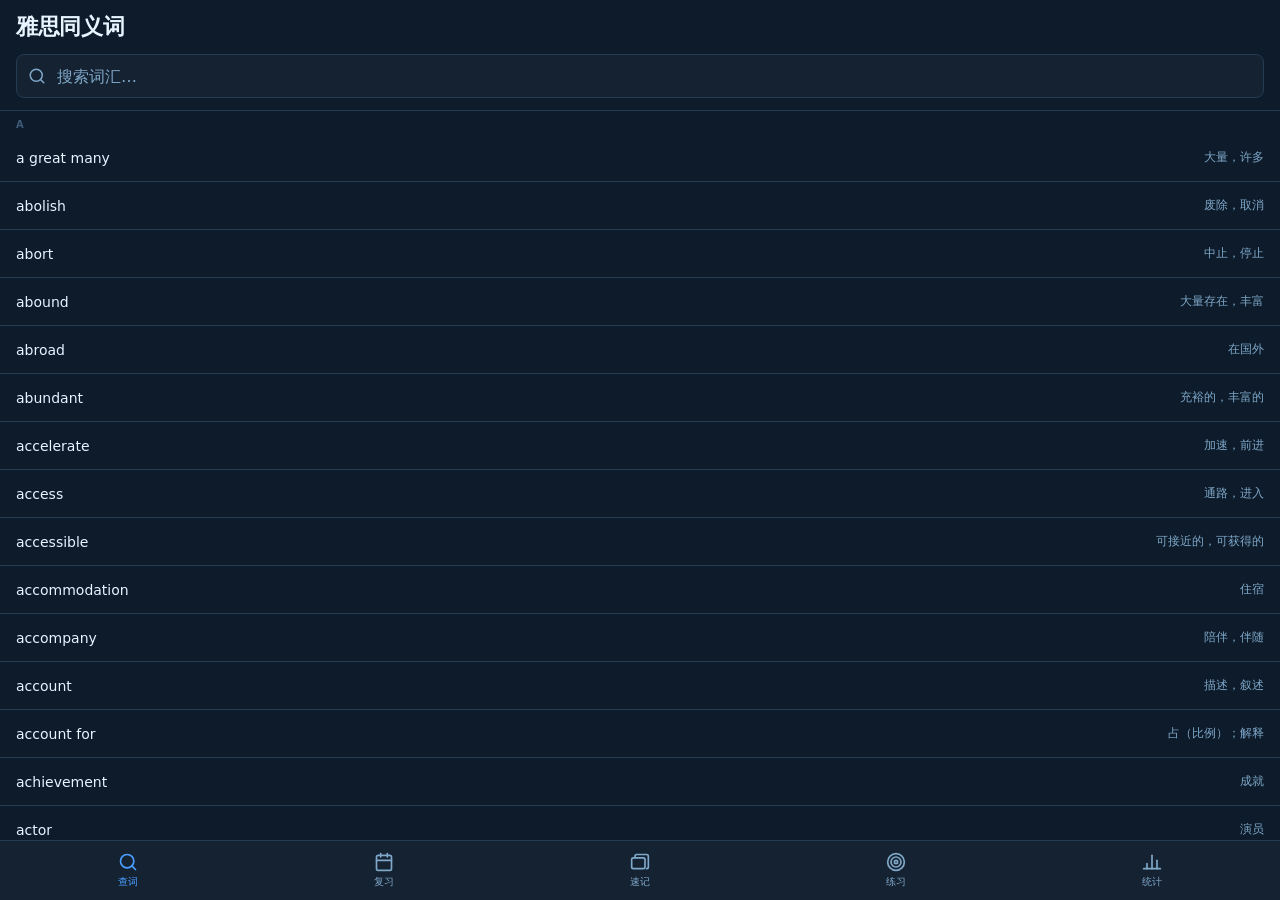
<file: index.html>
<!DOCTYPE html>
<html lang="zh-CN">
<head>
  <meta charset="UTF-8">
  <meta name="viewport" content="width=device-width, initial-scale=1, viewport-fit=cover">
  <meta name="mobile-web-app-capable" content="yes">
  <meta name="apple-mobile-web-app-capable" content="yes">
  <meta name="apple-mobile-web-app-status-bar-style" content="black-translucent">
  <meta name="apple-mobile-web-app-title" content="雅思同义">
  <meta name="theme-color" content="#0D1B2A">
  <title>IELTS Synonyms</title>
  <link rel="manifest" href="manifest.json">
  <link rel="apple-touch-icon" href="icon-192.png">
  <link rel="stylesheet" href="style.css">
</head>
<body>
<div id="app">

  <!-- Screen 1: Search -->
  <div id="screen-search" class="screen active">
    <header class="screen-header">
      <h1 class="app-title">雅思同义词</h1>
      <div class="search-wrapper">
        <svg class="search-icon" viewBox="0 0 24 24" fill="none" stroke="currentColor" stroke-width="2" stroke-linecap="round" stroke-linejoin="round">
          <circle cx="11" cy="11" r="8"/>
          <line x1="21" y1="21" x2="16.65" y2="16.65"/>
        </svg>
        <input
          id="search-input"
          type="search"
          placeholder="搜索词汇…"
          autocomplete="off"
          autocorrect="off"
          autocapitalize="none"
          spellcheck="false"
        >
      </div>
    </header>
    <main id="search-results" class="screen-body"></main>
  </div>

  <!-- Screen 2: Word Detail -->
  <div id="screen-detail" class="screen">
    <header class="screen-header">
      <button id="back-btn" class="back-btn">
        <svg class="back-icon" viewBox="0 0 24 24" fill="none" stroke="currentColor" stroke-width="2.5" stroke-linecap="round" stroke-linejoin="round">
          <polyline points="15 18 9 12 15 6"/>
        </svg>
        返回
      </button>
    </header>
    <main id="detail-content" class="screen-body"></main>
  </div>

  <!-- Screen 3: Review -->
  <div id="screen-review" class="screen">
    <header class="screen-header" id="review-header">
      <h2 class="review-title">复习</h2>
    </header>
    <main id="review-content" class="screen-body"></main>
  </div>

  <!-- Screen: Flash (速记) -->
  <div id="screen-flash" class="screen">
    <header class="screen-header" id="flash-header">
      <h2 class="app-title">速记</h2>
    </header>
    <main id="flash-content" class="screen-body"></main>
  </div>

  <!-- Screen: Practice (练习) -->
  <div id="screen-practice" class="screen">
    <header class="screen-header" id="practice-header">
      <h2 class="app-title">练习</h2>
    </header>
    <main id="practice-content" class="screen-body"></main>
  </div>

  <!-- Screen 4: Stats -->
  <div id="screen-stats" class="screen">
    <header class="screen-header">
      <h1 class="app-title">学习统计</h1>
    </header>
    <main id="stats-content" class="screen-body"></main>
  </div>

  <!-- Bottom Navigation -->
  <nav id="bottom-nav">
    <button class="nav-btn active" data-screen="search">
      <svg class="nav-icon" viewBox="0 0 24 24" fill="none" stroke="currentColor" stroke-width="2" stroke-linecap="round" stroke-linejoin="round">
        <circle cx="11" cy="11" r="8"/>
        <line x1="21" y1="21" x2="16.65" y2="16.65"/>
      </svg>
      <span>查词</span>
    </button>
    <button class="nav-btn" data-screen="review">
      <svg class="nav-icon" viewBox="0 0 24 24" fill="none" stroke="currentColor" stroke-width="2" stroke-linecap="round" stroke-linejoin="round">
        <rect x="3" y="4" width="18" height="18" rx="2" ry="2"/>
        <line x1="16" y1="2" x2="16" y2="6"/>
        <line x1="8" y1="2" x2="8" y2="6"/>
        <line x1="3" y1="10" x2="21" y2="10"/>
      </svg>
      <span>复习</span>
    </button>
    <button class="nav-btn" data-screen="flash">
      <svg class="nav-icon" viewBox="0 0 24 24" fill="none" stroke="currentColor" stroke-width="2" stroke-linecap="round" stroke-linejoin="round">
        <rect x="2" y="7" width="16" height="13" rx="2"/>
        <path d="M6 7V5a2 2 0 012-2h12a2 2 0 012 2v13a2 2 0 01-2 2"/>
      </svg>
      <span>速记</span>
    </button>
    <button class="nav-btn" data-screen="practice">
      <svg class="nav-icon" viewBox="0 0 24 24" fill="none" stroke="currentColor" stroke-width="2" stroke-linecap="round" stroke-linejoin="round">
        <circle cx="12" cy="12" r="10"/>
        <circle cx="12" cy="12" r="6"/>
        <circle cx="12" cy="12" r="2"/>
      </svg>
      <span>练习</span>
    </button>
    <button class="nav-btn" data-screen="stats">
      <svg class="nav-icon" viewBox="0 0 24 24" fill="none" stroke="currentColor" stroke-width="2" stroke-linecap="round" stroke-linejoin="round">
        <line x1="18" y1="20" x2="18" y2="10"/>
        <line x1="12" y1="20" x2="12" y2="4"/>
        <line x1="6" y1="20" x2="6" y2="14"/>
        <line x1="2" y1="20" x2="22" y2="20"/>
      </svg>
      <span>统计</span>
    </button>
  </nav>

</div>
<script src="data.js"></script>
<script src="app.js"></script>
</body>
</html>
</file>
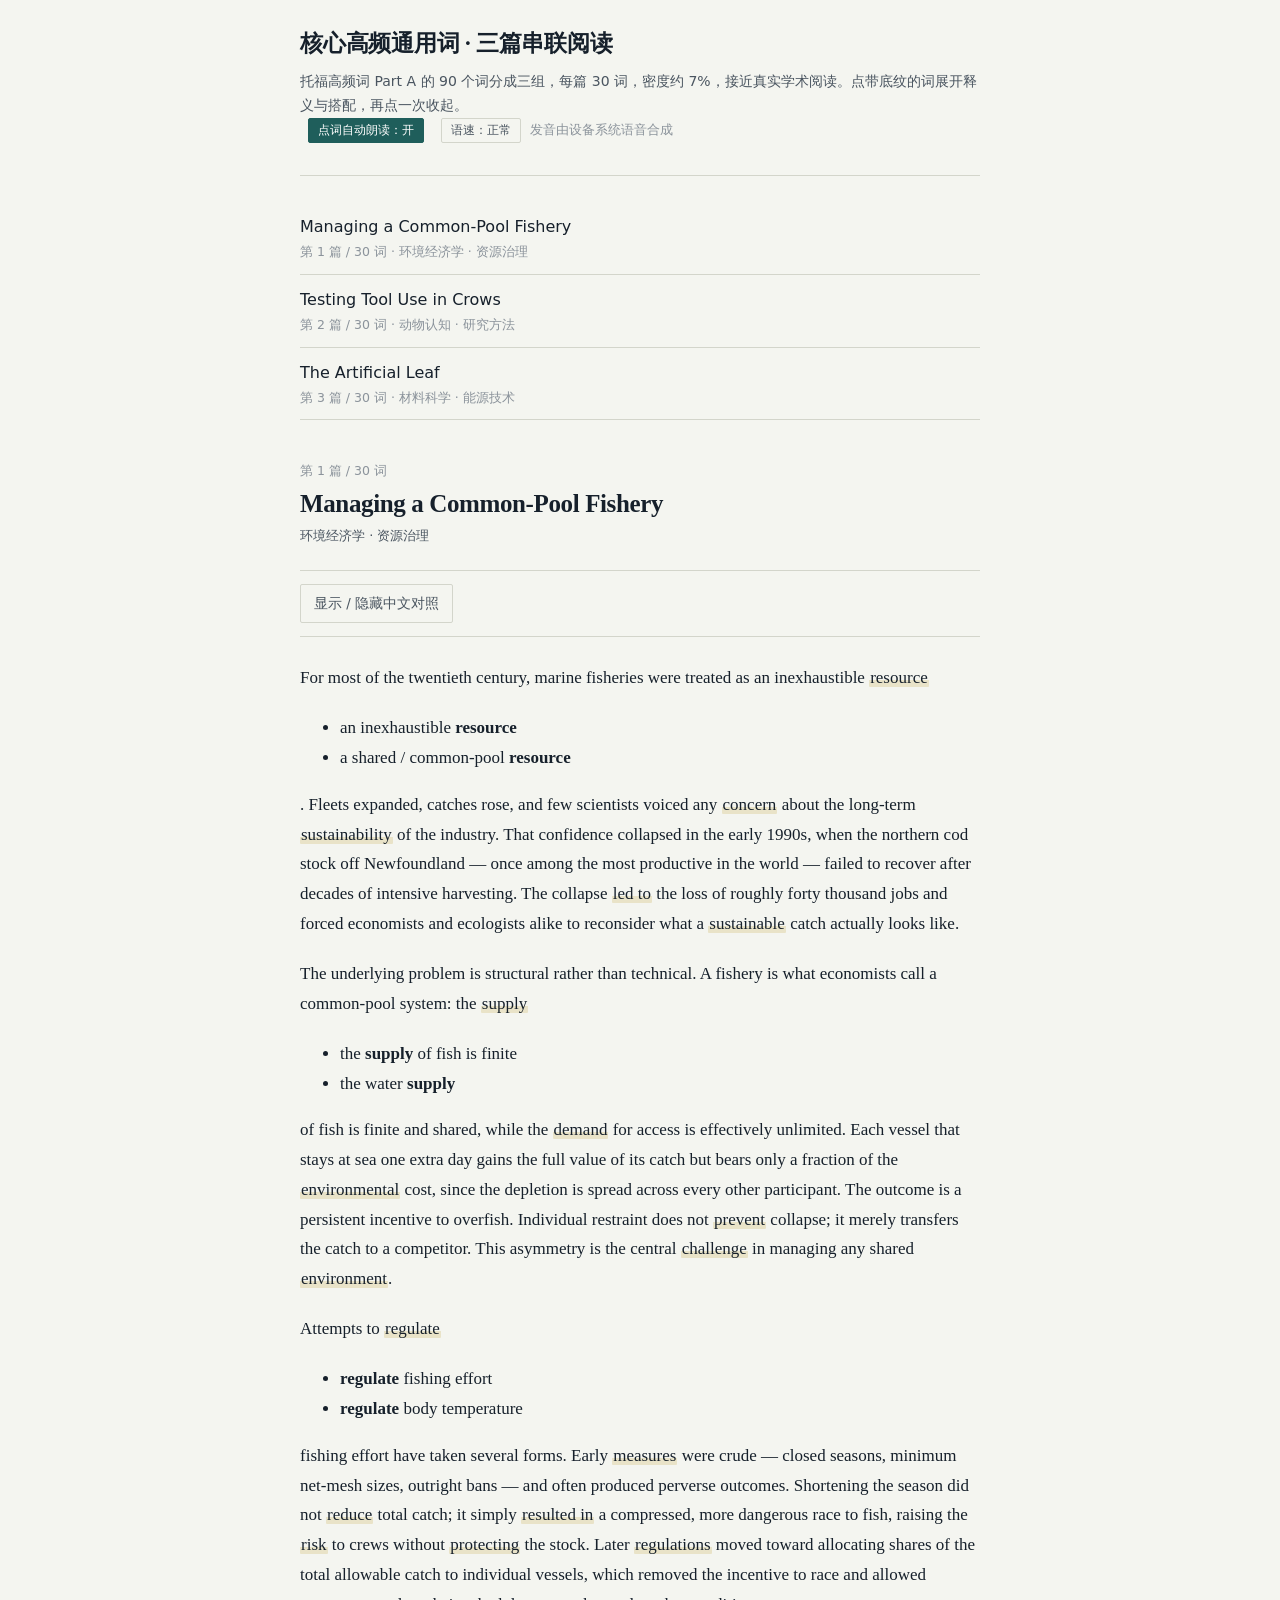
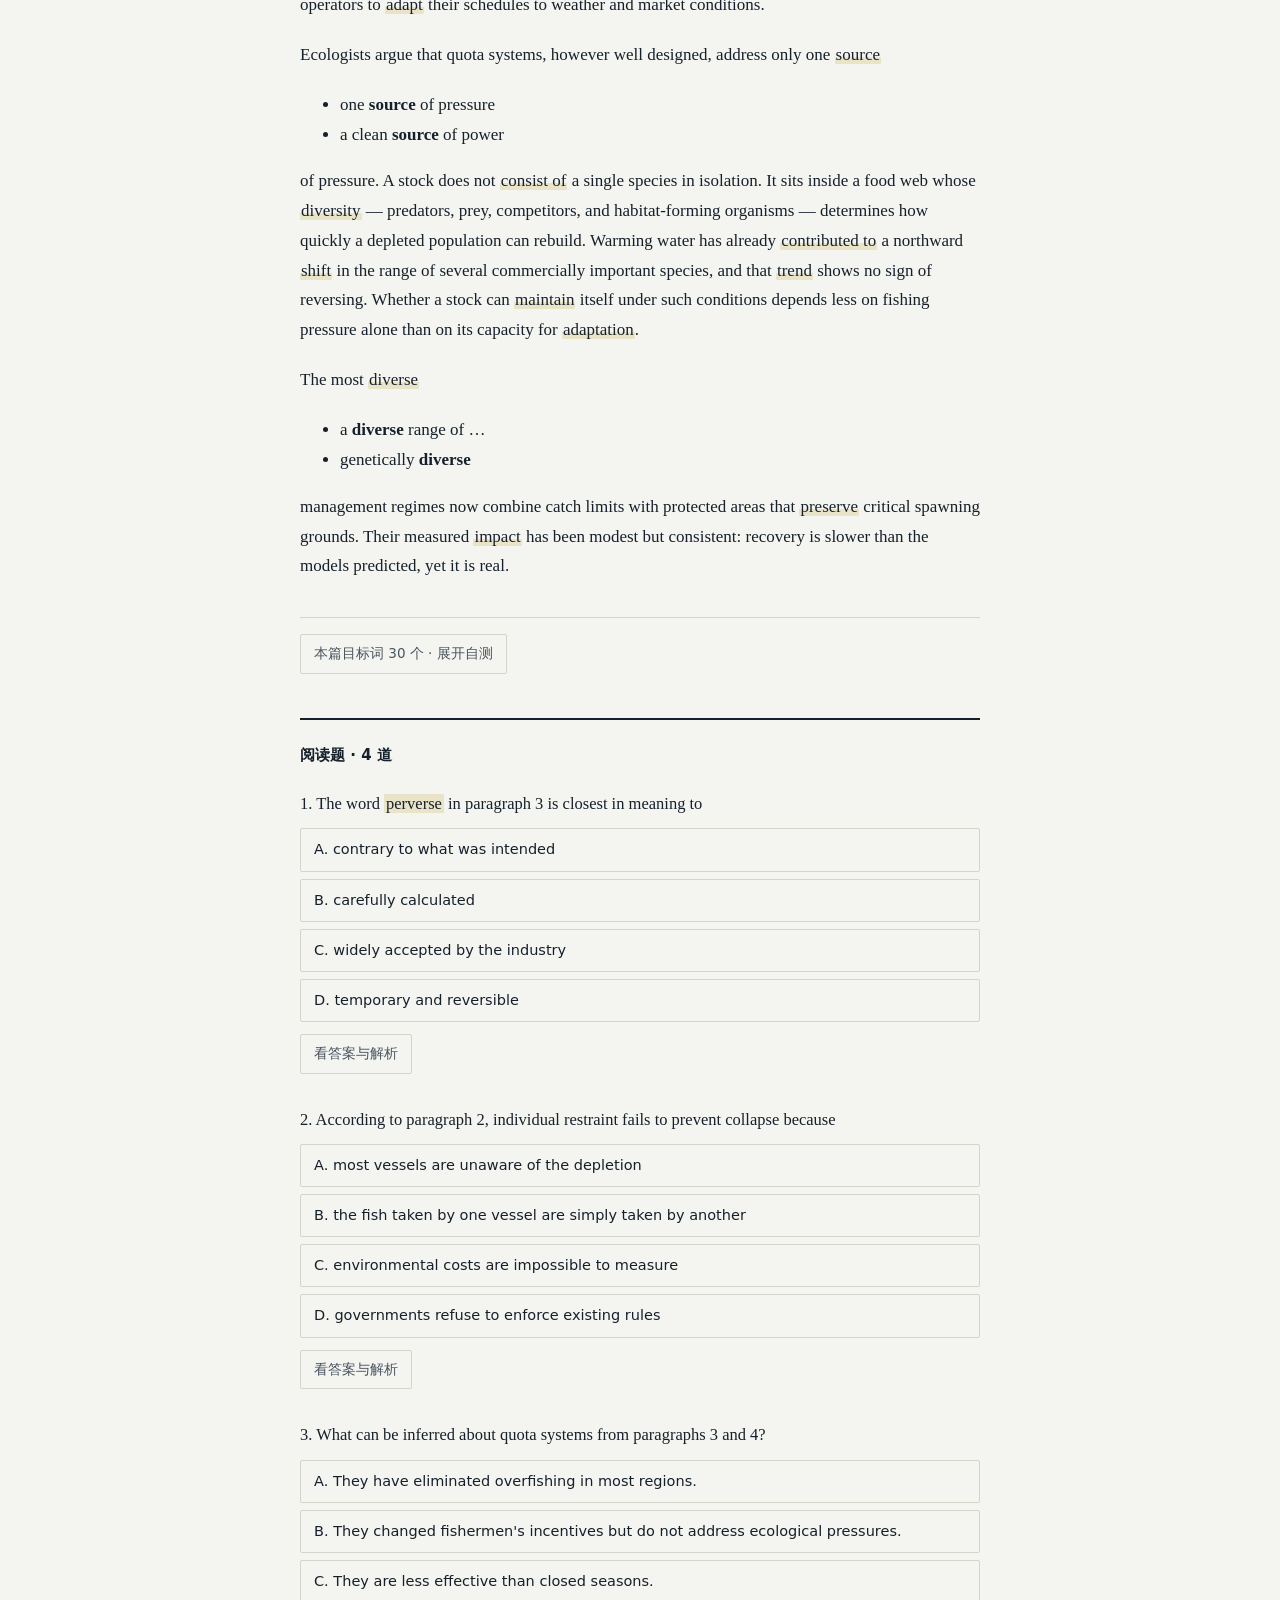
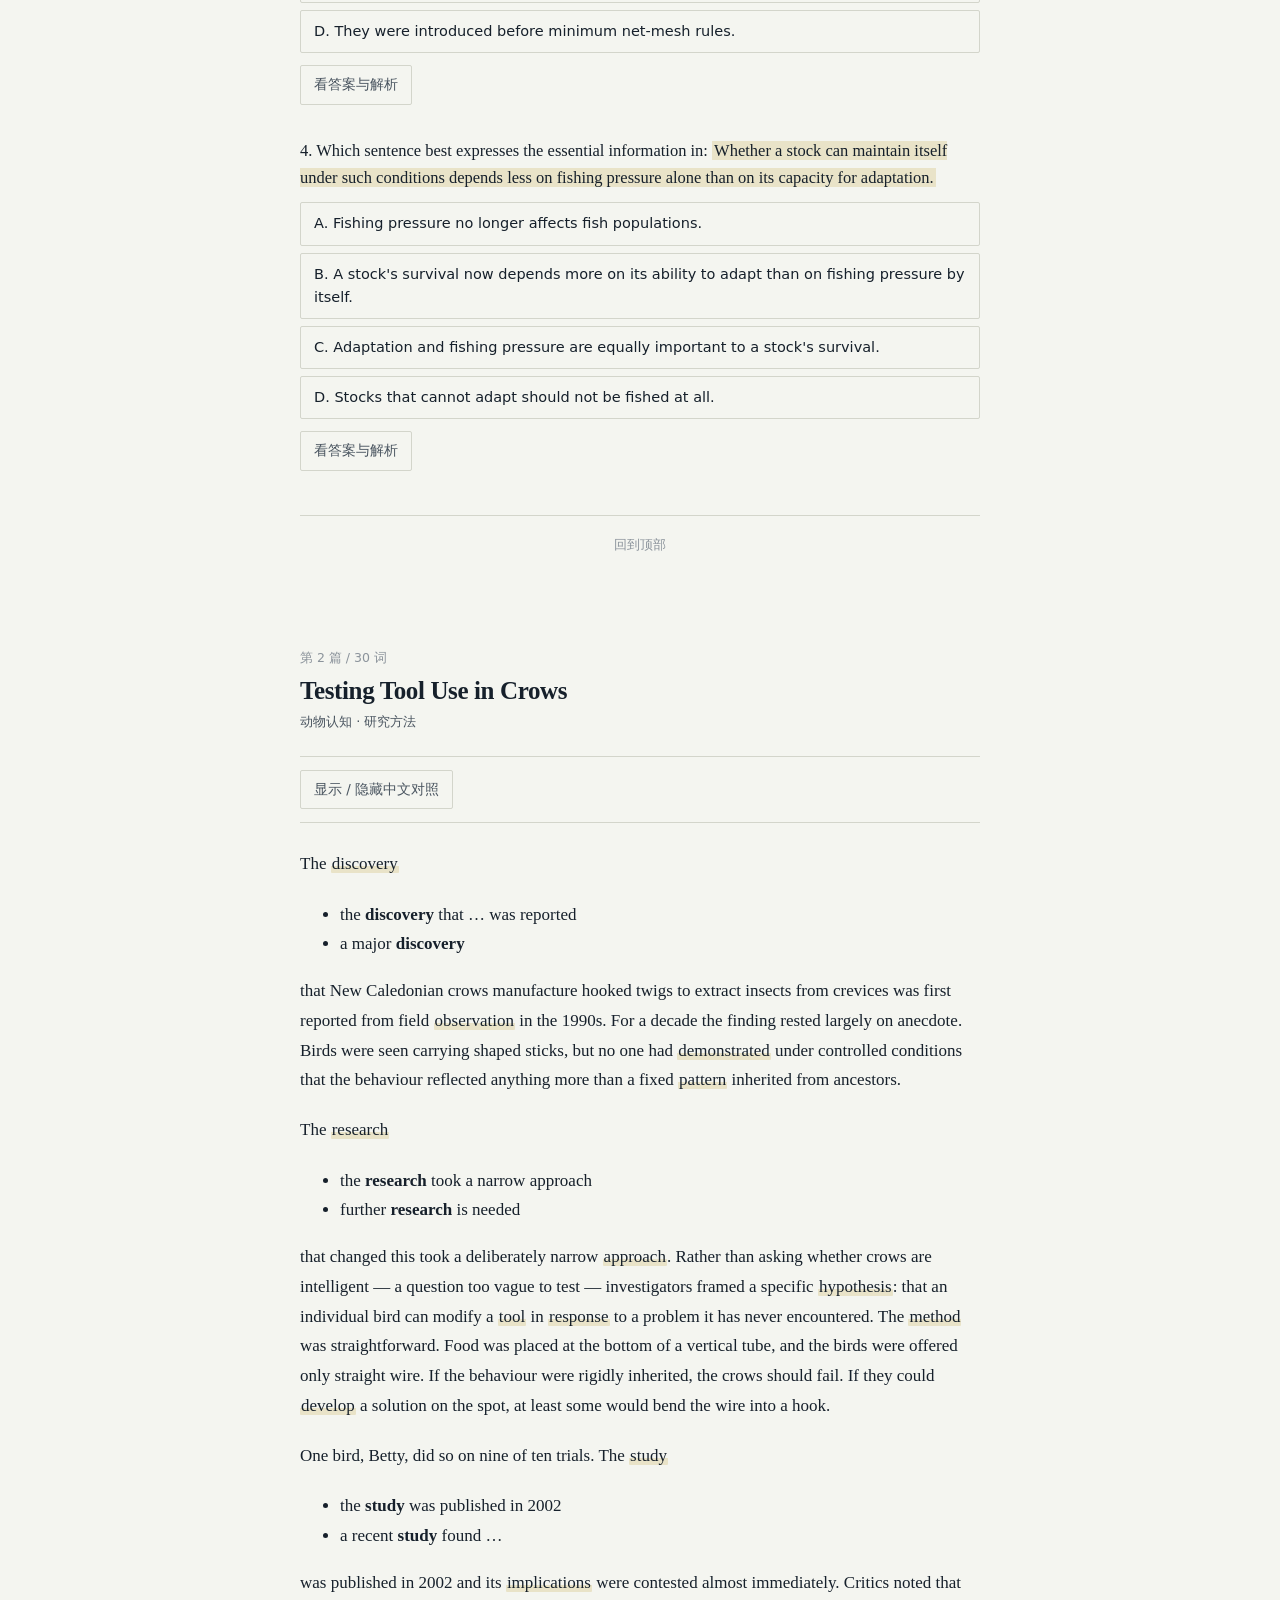
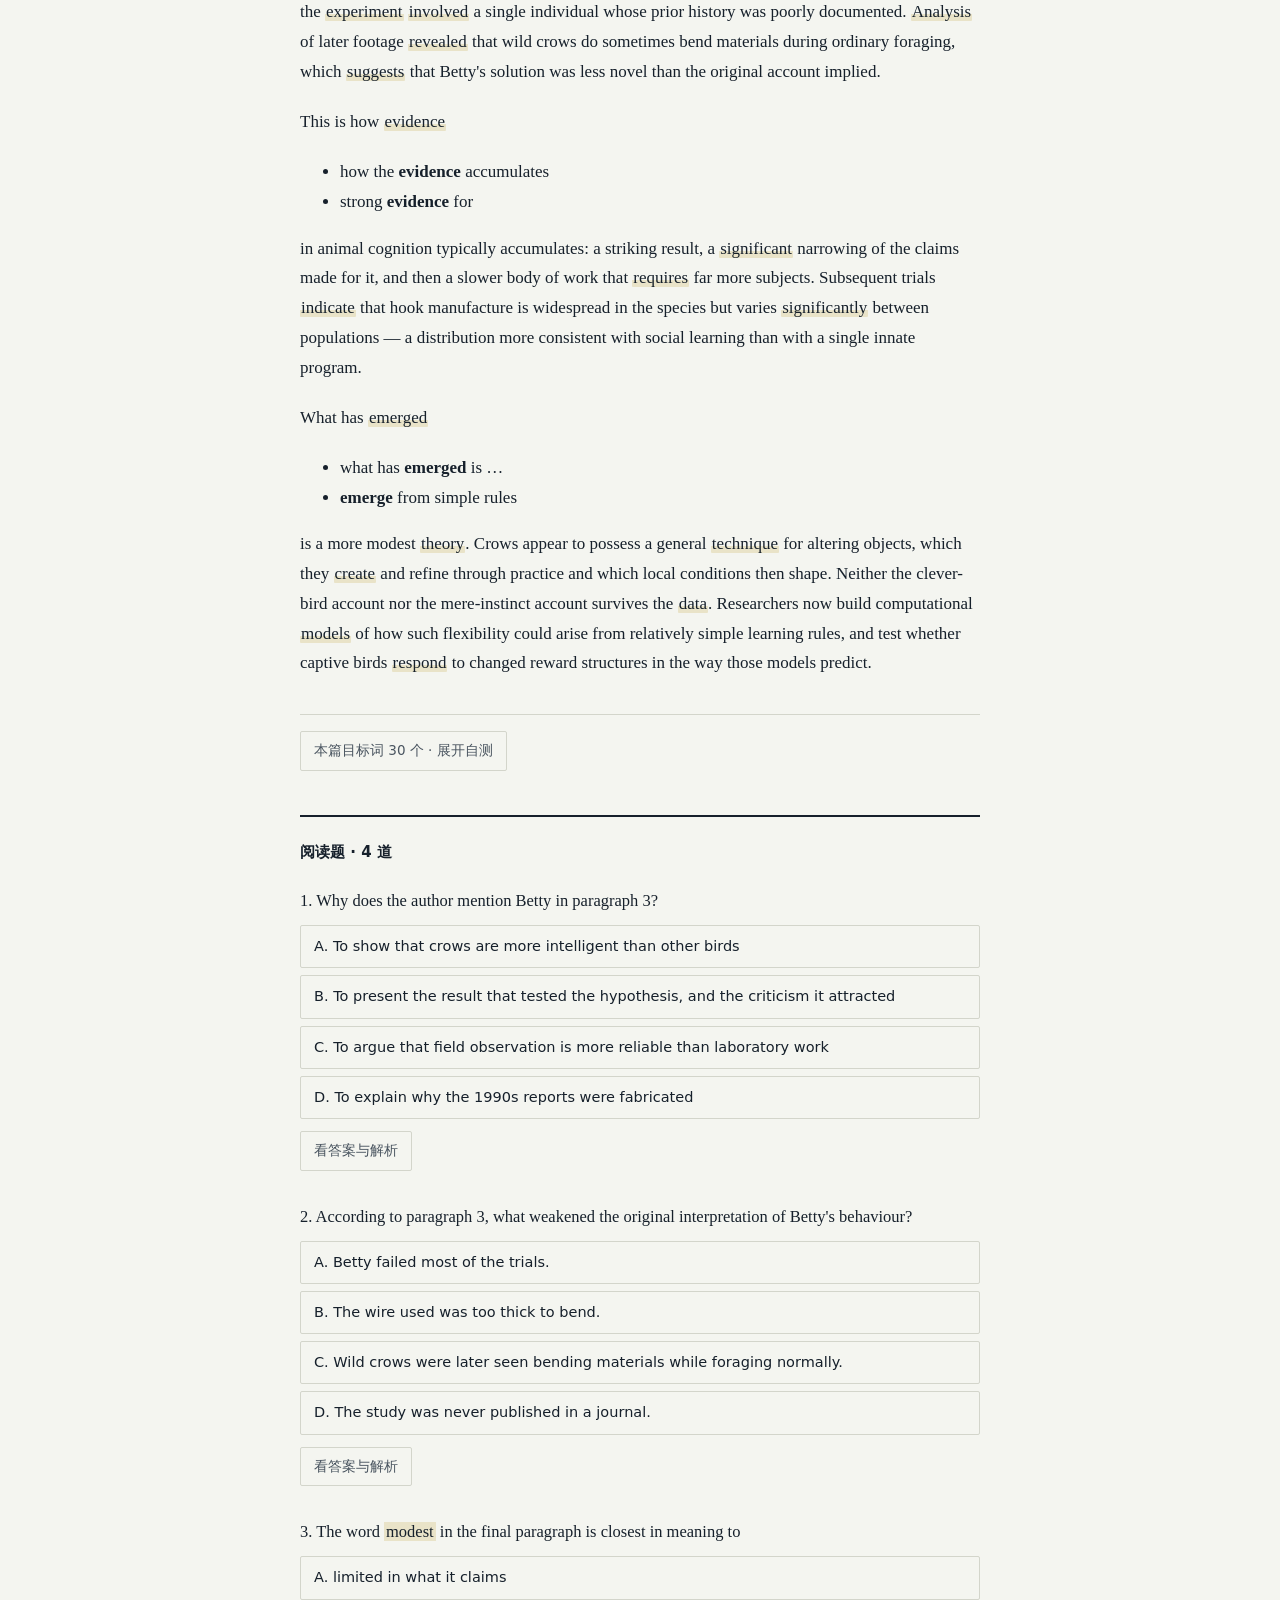
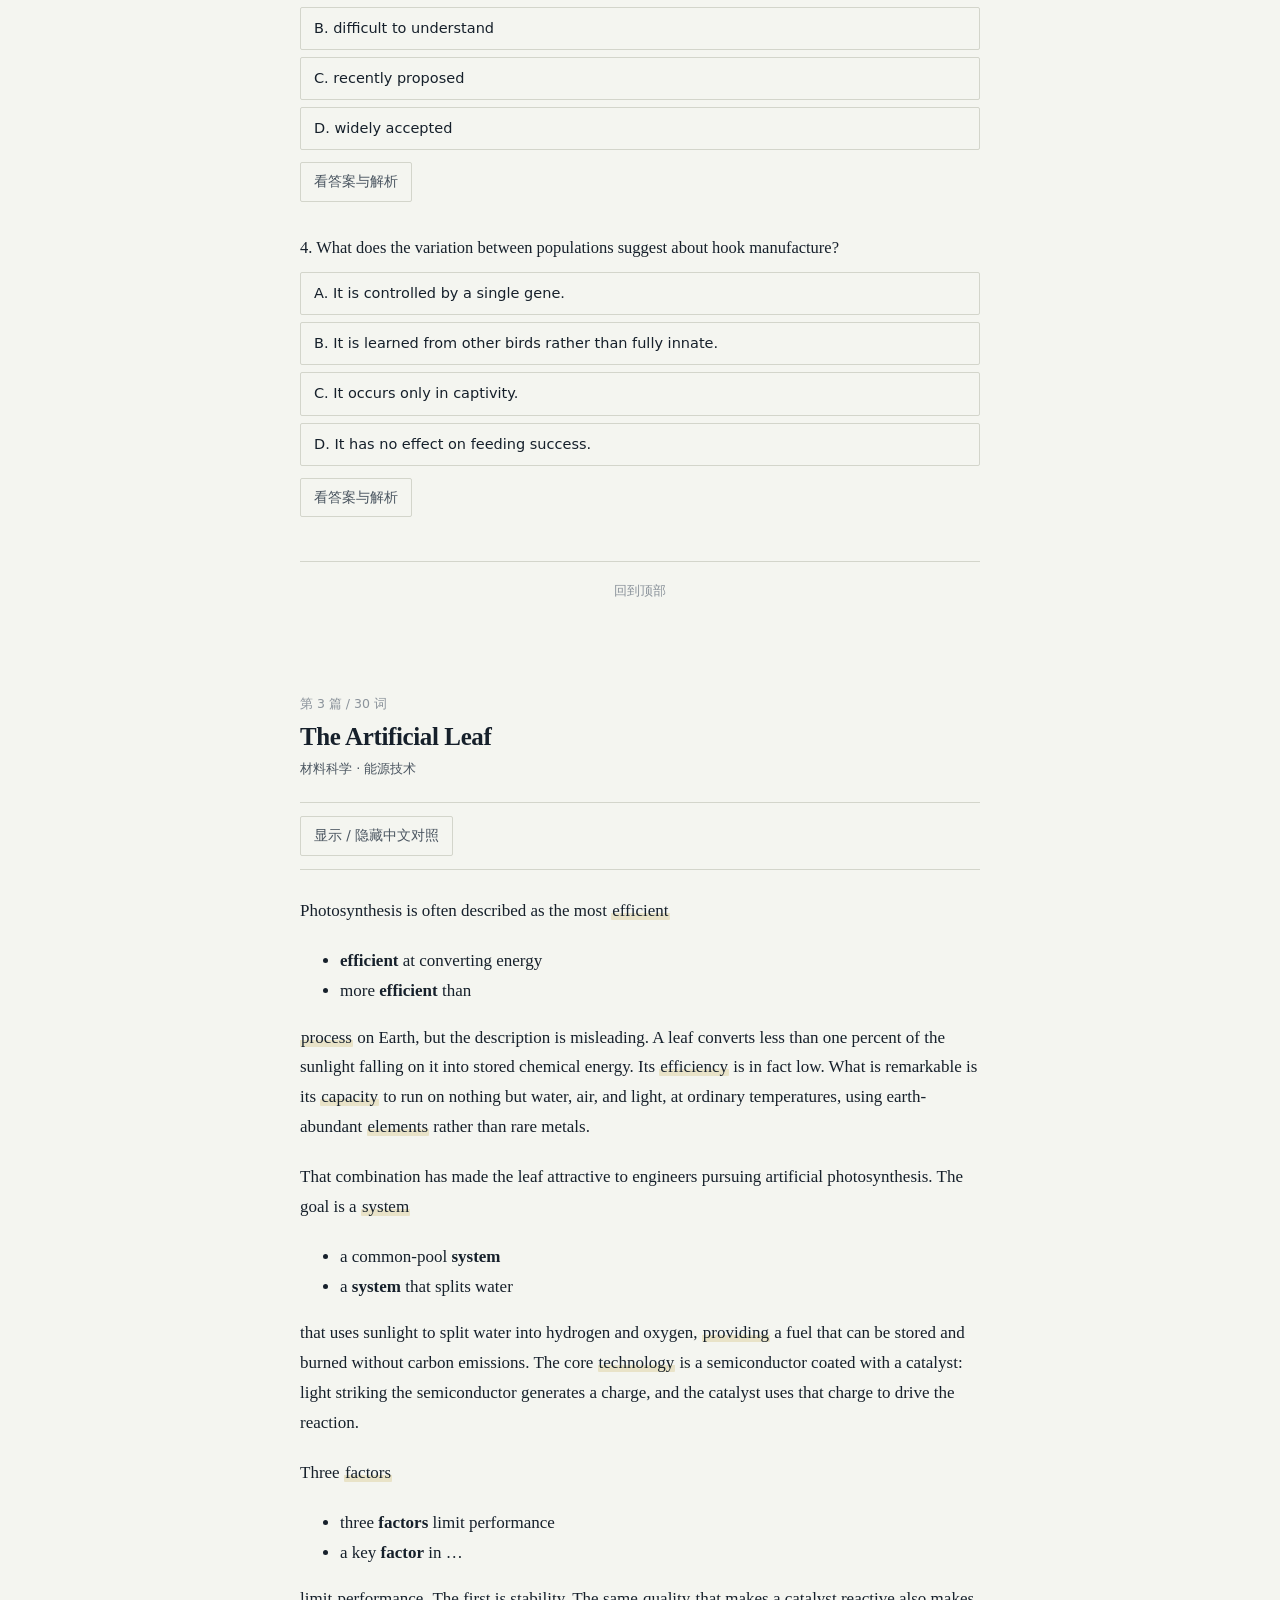
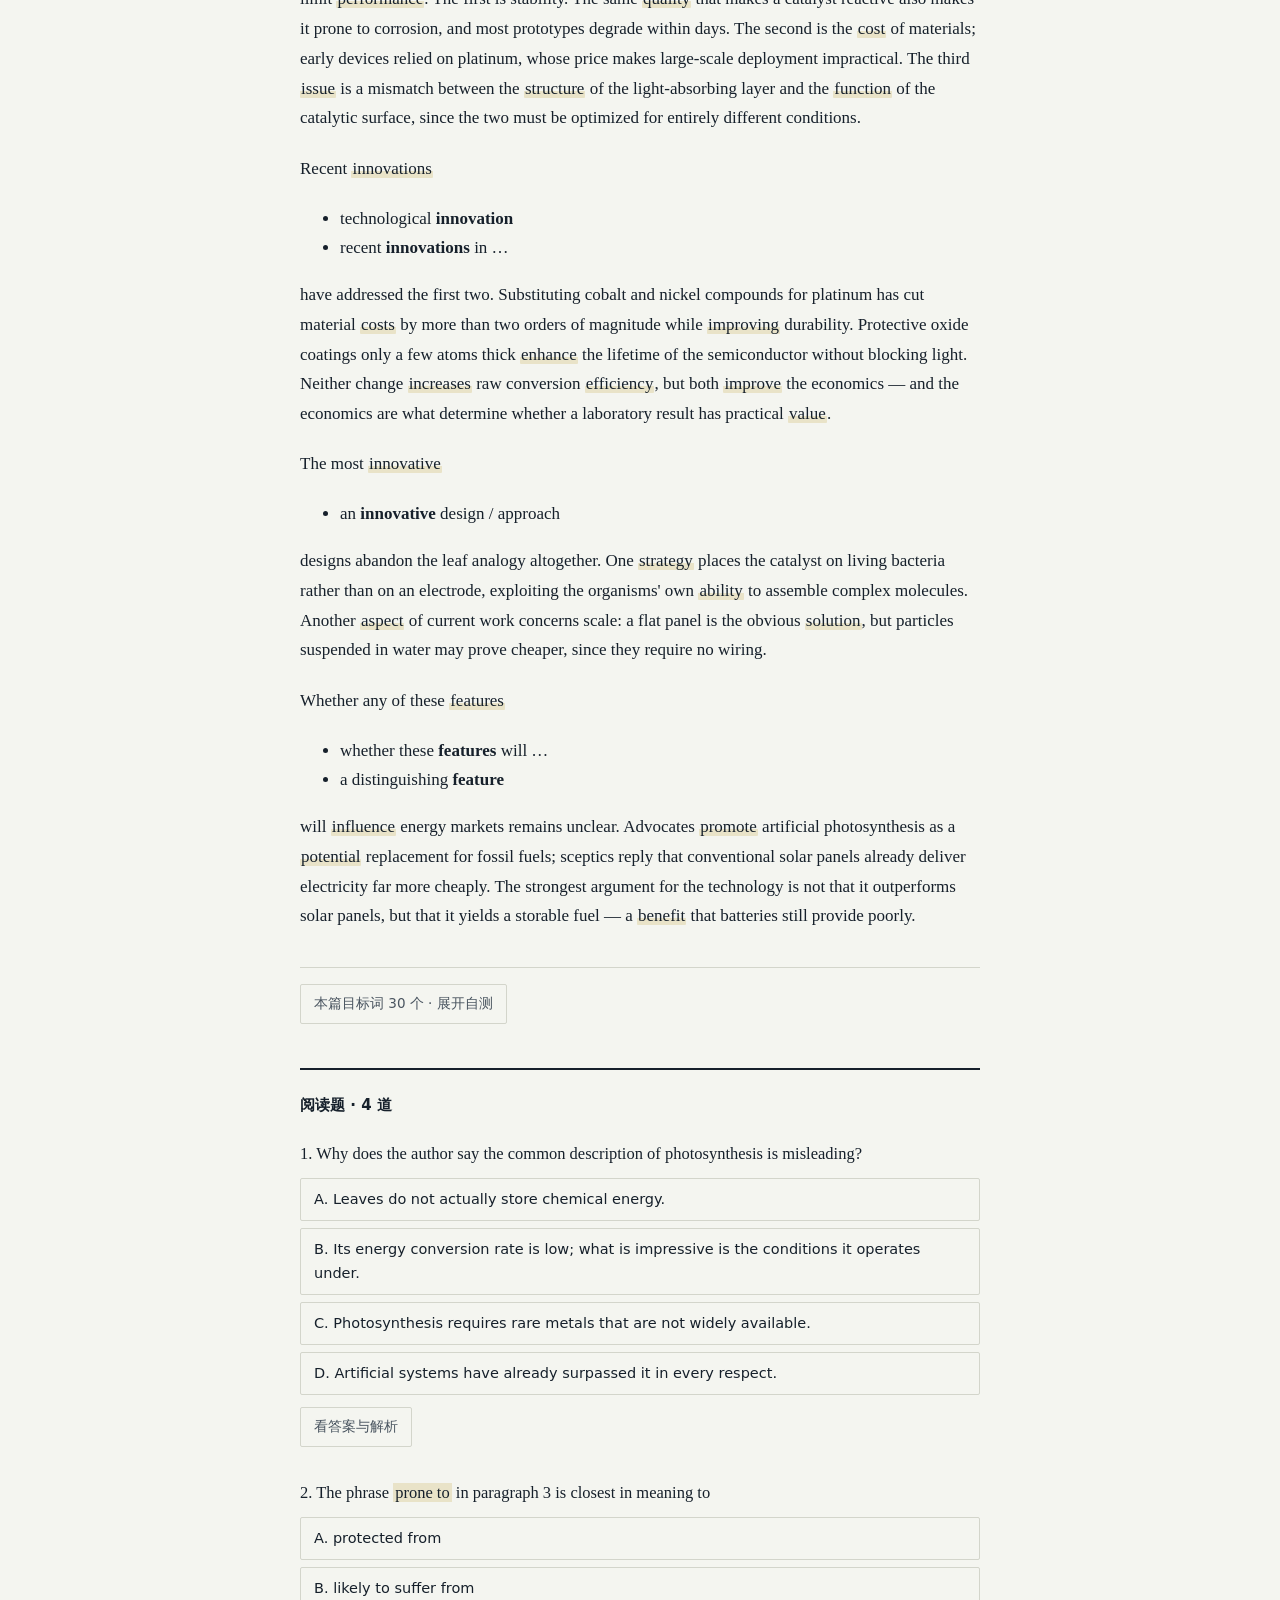
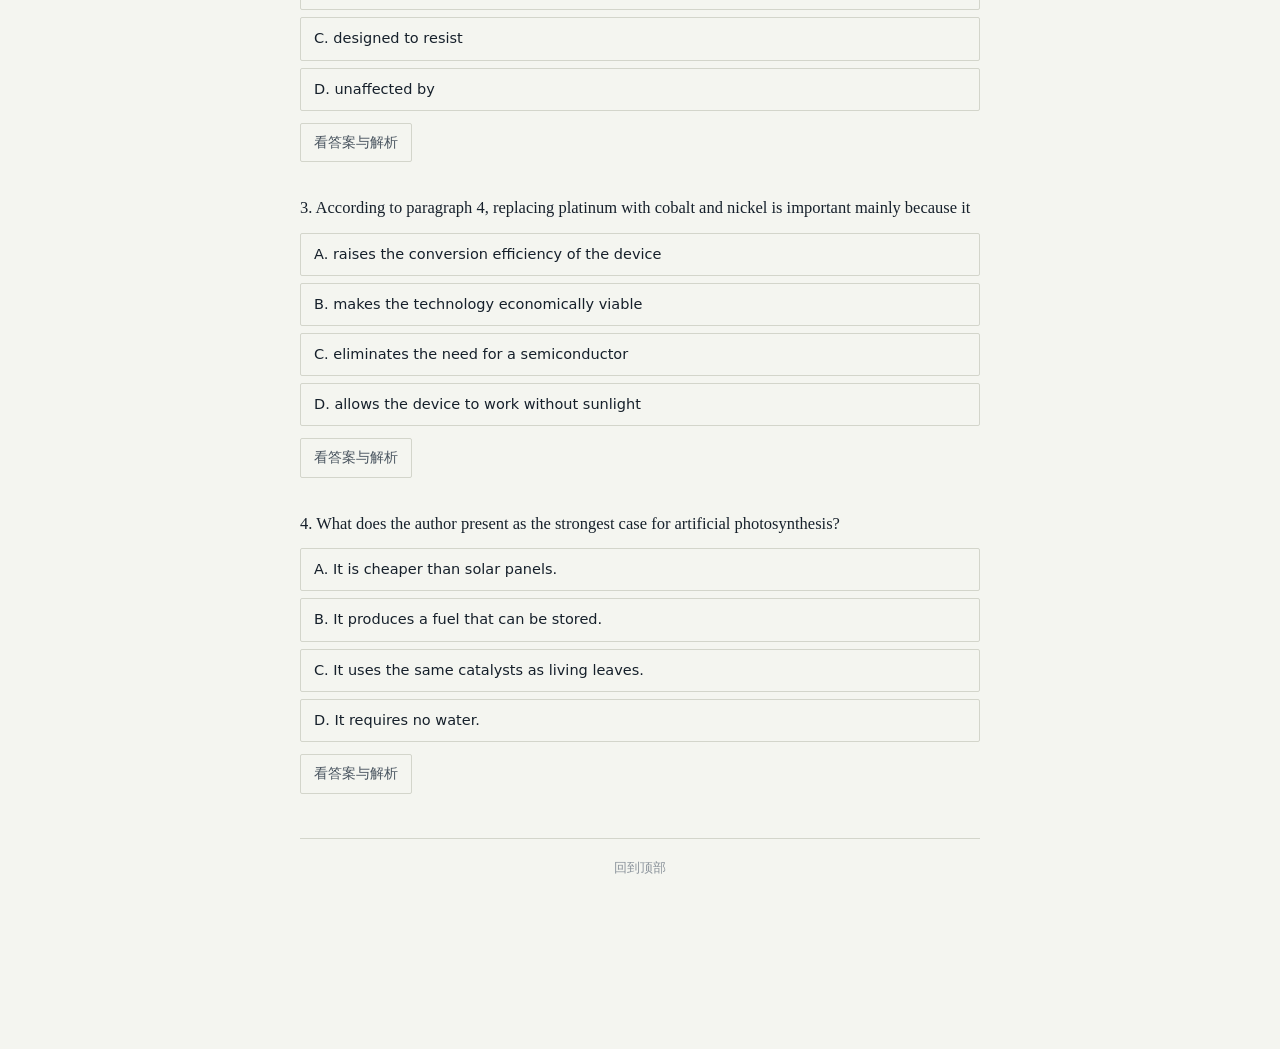
<file: toefl-ch1.html>
<!DOCTYPE html><html lang="zh-CN"><head><meta charset="utf-8">
<meta name="viewport" content="width=device-width, initial-scale=1">
<title>核心高频通用词 · 三篇串联阅读</title>
<style>
:root{
  --paper:#F4F5F0; --ink:#16202B; --ink-soft:#4A5560; --ink-faint:#8B939B;
  --wash:#E9E3C8; --wash-strong:#DCD2A6; --pine:#1F5E5B; --rule:#D3D5CB;
  --ok:#2C6B4F;
}
*{box-sizing:border-box}
html{-webkit-text-size-adjust:100%}
body{
  margin:0;background:var(--paper);color:var(--ink);
  font-family:Charter,"Bitstream Charter",Georgia,"Times New Roman","Songti SC","Source Han Serif SC",serif;
  font-size:17px;line-height:1.75;
}
.ui{font-family:-apple-system,BlinkMacSystemFont,"Segoe UI","PingFang SC","Hiragino Sans GB","Microsoft YaHei",system-ui,sans-serif}
.wrap{max-width:720px;margin:0 auto;padding:0 20px 80px}

header{border-bottom:1px solid var(--rule);padding:24px 0 18px;margin-bottom:26px}
h1{font-size:23px;font-weight:700;margin:0 0 6px;letter-spacing:-.01em}
header p{font-size:14px;color:var(--ink-soft);margin:0;line-height:1.7}

.toc{margin:0 0 40px;padding:0;list-style:none}
.toc li{border-bottom:1px solid var(--rule)}
.toc a{display:block;padding:11px 0;color:var(--ink);text-decoration:none;font-size:16px}
.toc a span{display:block;font-size:12.5px;color:var(--ink-faint)}

section.psg{margin:0 0 72px;scroll-margin-top:12px}
.meta{font-size:12.5px;color:var(--ink-faint);margin:0 0 6px}
h2{font-size:25px;font-weight:700;line-height:1.3;margin:0 0 4px;letter-spacing:-.015em}
.field{font-size:13px;color:var(--ink-soft);margin:0 0 22px}

article p{margin:0 0 1.2em}
.zh{
  font-size:14.5px;line-height:1.9;color:var(--ink-soft);
  border-left:2px solid var(--wash-strong);padding-left:14px;
  margin:-.5em 0 1.6em;display:none;
}

/* ---- CSS-only toggles ---- */
.tog{position:absolute;opacity:0;width:0;height:0;pointer-events:none}

/* word gloss */
label.w{
  background:linear-gradient(transparent 62%, var(--wash) 62%);
  cursor:pointer;border-radius:1px;padding:0 1px;
}
.tog:checked + label.w{background:var(--wash-strong);box-shadow:inset 0 -2px 0 var(--pine)}
.tog:focus + label.w{outline:2px solid var(--pine);outline-offset:2px}
.gloss{
  display:none;
  font-family:-apple-system,BlinkMacSystemFont,"Segoe UI","PingFang SC",system-ui,sans-serif;
  background:#EDEEE7;border-left:3px solid var(--pine);
  padding:11px 14px;margin:8px 0 12px;font-size:14px;line-height:1.7;
  color:var(--ink-soft);border-radius:0 2px 2px 0;
}
.tog:checked + label.w + .gloss{display:block}
.gloss .hw{font-family:Charter,Georgia,serif;font-size:17px;font-weight:700;color:var(--ink)}
.gloss .ipa{color:var(--ink-faint);font-size:13px}
.gloss .pos{color:var(--pine);font-size:12.5px}
.gloss .def{color:var(--ink);font-size:15px}
.gloss ul{margin:7px 0 0;padding-left:17px}
.gloss li{margin:1px 0}
.gloss b{font-weight:600;color:var(--ink)}

/* button-style toggles */
label.btn{
  display:inline-block;
  font-family:-apple-system,BlinkMacSystemFont,"Segoe UI","PingFang SC",system-ui,sans-serif;
  font-size:13.5px;font-weight:500;color:var(--ink-soft);
  border:1px solid var(--rule);border-radius:2px;padding:7px 13px;
  cursor:pointer;background:none;-webkit-tap-highlight-color:transparent;
}
label.btn:hover{border-color:var(--pine);color:var(--pine)}
.tog:checked + label.btn{background:var(--pine);border-color:var(--pine);color:#fff}
.tog:focus + label.btn{outline:2px solid var(--pine);outline-offset:2px}

.bar{padding:13px 0;border-top:1px solid var(--rule);border-bottom:1px solid var(--rule);margin:0 0 26px}
.zhbox:checked ~ article .zh{display:block}

/* word list */
.listbox:checked ~ .grid{display:grid}
.grid{
  display:none;grid-template-columns:repeat(auto-fill,minmax(158px,1fr));
  gap:1px 18px;margin:14px 0 0;
  font-family:-apple-system,BlinkMacSystemFont,"PingFang SC",system-ui,sans-serif;font-size:13px;
}
.grid span{color:var(--ink-soft);padding:2px 0}
.grid span b{font-family:Charter,Georgia,serif;font-weight:700;color:var(--ink);font-size:14px}
.listwrap{border-top:1px solid var(--rule);padding-top:16px;margin-top:36px}

/* questions */
.qs{margin:44px 0 0;border-top:2px solid var(--ink);padding-top:22px}
.qs h3{font-size:15px;font-weight:600;margin:0 0 22px;
  font-family:-apple-system,BlinkMacSystemFont,"PingFang SC",system-ui,sans-serif}
.q{margin:0 0 32px}
.q .stem{margin:0 0 11px;font-size:16.5px;line-height:1.65}
.q .stem em{background:var(--wash);font-style:normal;padding:0 2px}
.q ol{margin:0 0 12px;padding-left:0;list-style:none}
.q ol li{
  font-family:-apple-system,BlinkMacSystemFont,"Segoe UI","PingFang SC",system-ui,sans-serif;
  font-size:14.5px;line-height:1.6;border:1px solid var(--rule);border-radius:2px;
  padding:9px 13px;margin:0 0 7px;
}
.ansbox:checked ~ .ans{display:block}
.ans{
  display:none;font-family:-apple-system,BlinkMacSystemFont,"PingFang SC",system-ui,sans-serif;
  font-size:13.5px;line-height:1.8;color:var(--ink-soft);
  border-left:2px solid var(--wash-strong);padding-left:13px;margin:12px 0 0;
}
.ans .key{color:var(--ok);font-weight:600}

.say{
  display:none;border:1px solid var(--rule);background:none;border-radius:2px;
  font-family:-apple-system,BlinkMacSystemFont,"PingFang SC",system-ui,sans-serif;
  font-size:12px;color:var(--ink-soft);padding:3px 9px;margin-left:8px;cursor:pointer;
  vertical-align:2px;
}
.js .say{display:inline-block}
.say:hover{border-color:var(--pine);color:var(--pine)}
.say.on{background:var(--pine);border-color:var(--pine);color:#fff}
.audiobar{display:none;gap:9px;flex-wrap:wrap;align-items:center;padding:0 0 14px}
.js .audiobar{display:flex}
.audiobar .lab{font-size:12.5px;color:var(--ink-faint);
  font-family:-apple-system,BlinkMacSystemFont,"PingFang SC",system-ui,sans-serif}
.nospeech{display:none;font-size:13px;color:#9A3B32;
  font-family:-apple-system,BlinkMacSystemFont,"PingFang SC",system-ui,sans-serif}
.top{display:block;text-align:center;font-size:13px;color:var(--ink-faint);
  text-decoration:none;padding:18px 0;border-top:1px solid var(--rule);margin-top:44px;
  font-family:-apple-system,BlinkMacSystemFont,"PingFang SC",system-ui,sans-serif}
</style></head><body><div class="wrap">
<header><h1>核心高频通用词 · 三篇串联阅读</h1><p class="ui">托福高频词 Part A 的 90 个词分成三组，每篇 30 词，密度约 7%，接近真实学术阅读。点带底纹的词展开释义与搭配，再点一次收起。</p><div class="audiobar ui"><button class="say on" id="autoBtn" type="button">点词自动朗读：开</button><button class="say" id="rateBtn" type="button">语速：正常</button><span class="lab">发音由设备系统语音合成</span></div><p class="nospeech" id="nospeech">当前浏览器不支持语音合成，朗读功能不可用。</p></header>
<ul class="toc ui">
<li><a href="#p1">Managing a Common-Pool Fishery<span>第 1 篇 / 30 词 · 环境经济学 · 资源治理</span></a></li>
<li><a href="#p2">Testing Tool Use in Crows<span>第 2 篇 / 30 词 · 动物认知 · 研究方法</span></a></li>
<li><a href="#p3">The Artificial Leaf<span>第 3 篇 / 30 词 · 材料科学 · 能源技术</span></a></li>
</ul>
<section class="psg" id="p1">
<p class="meta ui">第 1 篇 / 30 词</p><h2>Managing a Common-Pool Fishery</h2><p class="field ui">环境经济学 · 资源治理</p>
<input type="checkbox" class="tog zhbox" id="zh1">
<div class="bar"><label class="btn" for="zh1">显示 / 隐藏中文对照</label></div>
<article>
<p>For most of the twentieth century, marine fisheries were treated as an inexhaustible <input type="checkbox" class="tog" id="p1w1"><label class="w" for="p1w1">resource</label><span class="gloss"><span class="hw">resource</span> <span class="ipa">/ˈriːsɔːrs/</span> <span class="pos">n.</span><button class="say" data-w="resource" type="button">朗读</button><br><span class="def">资源</span><ul><li>an inexhaustible <b>resource</b></li><li>a shared / common-pool <b>resource</b></li></ul></span>. Fleets expanded, catches rose, and few scientists voiced any <input type="checkbox" class="tog" id="p1w2"><label class="w" for="p1w2">concern</label><span class="gloss"><span class="hw">concern</span> <span class="ipa">/kənˈsɜːrn/</span> <span class="pos">n./v.</span><button class="say" data-w="concern" type="button">朗读</button><br><span class="def">担忧；关切</span><ul><li>voice <b>concern</b> about …</li><li>growing <b>concern</b> over</li></ul></span> about the long-term <input type="checkbox" class="tog" id="p1w3"><label class="w" for="p1w3">sustainability</label><span class="gloss"><span class="hw">sustainability</span> <span class="ipa">/səˌsteɪnəˈbɪləti/</span> <span class="pos">n.</span><button class="say" data-w="sustainability" type="button">朗读</button><br><span class="def">可持续性</span><ul><li>the long-term <b>sustainability</b> of …</li><li>ecological / financial <b>sustainability</b></li></ul></span> of the industry. That confidence collapsed in the early 1990s, when the northern cod stock off Newfoundland — once among the most productive in the world — failed to recover after decades of intensive harvesting. The collapse <input type="checkbox" class="tog" id="p1w4"><label class="w" for="p1w4">led to</label><span class="gloss"><span class="hw">lead to</span> <span class="ipa">/liːd tə/</span> <span class="pos">phr.</span><button class="say" data-w="lead to" type="button">朗读</button><br><span class="def">导致</span><ul><li>the collapse <b>led to</b> job losses</li><li><b>lead to</b> extreme weather</li></ul></span> the loss of roughly forty thousand jobs and forced economists and ecologists alike to reconsider what a <input type="checkbox" class="tog" id="p1w5"><label class="w" for="p1w5">sustainable</label><span class="gloss"><span class="hw">sustainable</span> <span class="ipa">/səˈsteɪnəbəl/</span> <span class="pos">adj.</span><button class="say" data-w="sustainable" type="button">朗读</button><br><span class="def">可持续的</span><ul><li>a <b>sustainable</b> yield / catch</li><li><b>sustainable</b> development</li><li>environmentally <b>sustainable</b></li></ul></span> catch actually looks like.</p>
<div class="zh ui">在二十世纪的大部分时间里，海洋渔业被当作一种取之不尽的资源。船队扩张，捕获量上升，几乎没有科学家对这个行业的长期可持续性表达过担忧。这种信心在 1990 年代初崩塌：纽芬兰外海的北方鳕鱼种群——曾是世界上产量最高的种群之一——在数十年的高强度捕捞后未能恢复。这次崩溃导致约四万人失业，并迫使经济学家和生态学家重新思考：可持续的捕获量究竟是什么样子。</div>
<p>The underlying problem is structural rather than technical. A fishery is what economists call a common-pool system: the <input type="checkbox" class="tog" id="p1w6"><label class="w" for="p1w6">supply</label><span class="gloss"><span class="hw">supply</span> <span class="ipa">/səˈplaɪ/</span> <span class="pos">n./v.</span><button class="say" data-w="supply" type="button">朗读</button><br><span class="def">供应；供给</span><ul><li>the <b>supply</b> of fish is finite</li><li>the water <b>supply</b></li></ul></span> of fish is finite and shared, while the <input type="checkbox" class="tog" id="p1w7"><label class="w" for="p1w7">demand</label><span class="gloss"><span class="hw">demand</span> <span class="ipa">/dɪˈmænd/</span> <span class="pos">n./v.</span><button class="say" data-w="demand" type="button">朗读</button><br><span class="def">需求；要求</span><ul><li><b>demand</b> for access is unlimited</li><li>consumer <b>demand</b> for …</li></ul></span> for access is effectively unlimited. Each vessel that stays at sea one extra day gains the full value of its catch but bears only a fraction of the <input type="checkbox" class="tog" id="p1w8"><label class="w" for="p1w8">environmental</label><span class="gloss"><span class="hw">environmental</span> <span class="ipa">/ɪnˌvaɪrənˈmentəl/</span> <span class="pos">adj.</span><button class="say" data-w="environmental" type="button">朗读</button><br><span class="def">环境的</span><ul><li><b>environmental</b> cost / pressure</li><li><b>environmental</b> degradation</li></ul></span> cost, since the depletion is spread across every other participant. The outcome is a persistent incentive to overfish. Individual restraint does not <input type="checkbox" class="tog" id="p1w9"><label class="w" for="p1w9">prevent</label><span class="gloss"><span class="hw">prevent</span> <span class="ipa">/prɪˈvent/</span> <span class="pos">v.</span><button class="say" data-w="prevent" type="button">朗读</button><br><span class="def">防止；阻止</span><ul><li><b>prevent</b> collapse</li><li><b>prevent</b> X from happening</li></ul></span> collapse; it merely transfers the catch to a competitor. This asymmetry is the central <input type="checkbox" class="tog" id="p1w10"><label class="w" for="p1w10">challenge</label><span class="gloss"><span class="hw">challenge</span> <span class="ipa">/ˈtʃælɪndʒ/</span> <span class="pos">n./v.</span><button class="say" data-w="challenge" type="button">朗读</button><br><span class="def">挑战</span><ul><li>pose a serious <b>challenge</b></li><li>the central <b>challenge</b> is …</li></ul></span> in managing any shared <input type="checkbox" class="tog" id="p1w11"><label class="w" for="p1w11">environment</label><span class="gloss"><span class="hw">environment</span> <span class="ipa">/ɪnˈvaɪrənmənt/</span> <span class="pos">n.</span><button class="say" data-w="environment" type="button">朗读</button><br><span class="def">环境</span><ul><li>a shared <b>environment</b></li><li>adapt to the <b>environment</b></li></ul></span>.</p>
<div class="zh ui">根本问题是结构性的，而非技术性的。渔业属于经济学家所说的公共池塘系统：鱼的供给是有限且共享的，而获取渠道的需求实际上是无限的。每一艘多在海上停留一天的船只都获得其渔获的全部价值，却只承担环境成本的一小部分，因为资源损耗被分摊到了其他所有参与者身上。其结果是持续存在的过度捕捞激励。个体的克制并不能阻止崩溃，只是把渔获转移给了竞争者。这种不对称性正是管理任何共享环境时的核心挑战。</div>
<p>Attempts to <input type="checkbox" class="tog" id="p1w12"><label class="w" for="p1w12">regulate</label><span class="gloss"><span class="hw">regulate</span> <span class="ipa">/ˈreɡjəleɪt/</span> <span class="pos">v.</span><button class="say" data-w="regulate" type="button">朗读</button><br><span class="def">调节；管制</span><ul><li><b>regulate</b> fishing effort</li><li><b>regulate</b> body temperature</li></ul></span> fishing effort have taken several forms. Early <input type="checkbox" class="tog" id="p1w13"><label class="w" for="p1w13">measures</label><span class="gloss"><span class="hw">measure</span> <span class="ipa">/ˈmeʒər/</span> <span class="pos">n./v.</span><button class="say" data-w="measure" type="button">朗读</button><br><span class="def">措施；测量</span><ul><li>take <b>measures</b> to …</li><li>early <b>measures</b> were crude</li></ul></span> were crude — closed seasons, minimum net-mesh sizes, outright bans — and often produced perverse outcomes. Shortening the season did not <input type="checkbox" class="tog" id="p1w14"><label class="w" for="p1w14">reduce</label><span class="gloss"><span class="hw">reduce</span> <span class="ipa">/rɪˈduːs/</span> <span class="pos">v.</span><button class="say" data-w="reduce" type="button">朗读</button><br><span class="def">减少</span><ul><li><b>reduce</b> total catch / emissions</li></ul></span> total catch; it simply <input type="checkbox" class="tog" id="p1w15"><label class="w" for="p1w15">resulted in</label><span class="gloss"><span class="hw">result in</span> <span class="ipa">/rɪˈzʌlt ɪn/</span> <span class="pos">phr.</span><button class="say" data-w="result in" type="button">朗读</button><br><span class="def">导致</span><ul><li>it <b>resulted in</b> a race to fish</li><li>poor planning <b>results in</b> …</li></ul></span> a compressed, more dangerous race to fish, raising the <input type="checkbox" class="tog" id="p1w16"><label class="w" for="p1w16">risk</label><span class="gloss"><span class="hw">risk</span> <span class="ipa">/rɪsk/</span> <span class="pos">n./v.</span><button class="say" data-w="risk" type="button">朗读</button><br><span class="def">风险</span><ul><li>raise / reduce the <b>risk</b> to …</li><li>at <b>risk</b> of collapse</li></ul></span> to crews without <input type="checkbox" class="tog" id="p1w17"><label class="w" for="p1w17">protecting</label><span class="gloss"><span class="hw">protect</span> <span class="ipa">/prəˈtekt/</span> <span class="pos">v.</span><button class="say" data-w="protect" type="button">朗读</button><br><span class="def">保护</span><ul><li><b>protect</b> the stock / habitat</li></ul></span> the stock. Later <input type="checkbox" class="tog" id="p1w18"><label class="w" for="p1w18">regulations</label><span class="gloss"><span class="hw">regulation</span> <span class="ipa">/ˌreɡjəˈleɪʃən/</span> <span class="pos">n.</span><button class="say" data-w="regulation" type="button">朗读</button><br><span class="def">规则；监管</span><ul><li>strict / lax <b>regulations</b></li><li><b>regulations</b> governing …</li></ul></span> moved toward allocating shares of the total allowable catch to individual vessels, which removed the incentive to race and allowed operators to <input type="checkbox" class="tog" id="p1w19"><label class="w" for="p1w19">adapt</label><span class="gloss"><span class="hw">adapt</span> <span class="ipa">/əˈdæpt/</span> <span class="pos">v.</span><button class="say" data-w="adapt" type="button">朗读</button><br><span class="def">适应；改编</span><ul><li><b>adapt</b> to changing conditions</li><li><b>adapt</b> a method for a new purpose</li></ul></span> their schedules to weather and market conditions.</p>
<div class="zh ui">管制捕捞强度的尝试有过几种形式。早期的措施相当粗糙——休渔期、最小网目尺寸、彻底禁捕——而且常常产生适得其反的结果。缩短渔期并没有减少总捕获量，只是导致了一场被压缩得更加危险的抢捕竞赛，在没有保护种群的同时提高了船员的风险。后来的法规转向把总可捕量的份额分配给单艘船只，这消除了抢捕的激励，也让作业者能够根据天气和市场状况调整自己的时间安排。</div>
<p>Ecologists argue that quota systems, however well designed, address only one <input type="checkbox" class="tog" id="p1w20"><label class="w" for="p1w20">source</label><span class="gloss"><span class="hw">source</span> <span class="ipa">/sɔːrs/</span> <span class="pos">n./v.</span><button class="say" data-w="source" type="button">朗读</button><br><span class="def">来源；获取</span><ul><li>one <b>source</b> of pressure</li><li>a clean <b>source</b> of power</li></ul></span> of pressure. A stock does not <input type="checkbox" class="tog" id="p1w21"><label class="w" for="p1w21">consist of</label><span class="gloss"><span class="hw">consist of</span> <span class="ipa">/kənˈsɪst əv/</span> <span class="pos">phr.</span><button class="say" data-w="consist of" type="button">朗读</button><br><span class="def">由…组成</span><ul><li>a stock does not <b>consist of</b> a single species</li></ul></span> a single species in isolation. It sits inside a food web whose <input type="checkbox" class="tog" id="p1w22"><label class="w" for="p1w22">diversity</label><span class="gloss"><span class="hw">diversity</span> <span class="ipa">/daɪˈvɜːrsəti/</span> <span class="pos">n.</span><button class="say" data-w="diversity" type="button">朗读</button><br><span class="def">多样性</span><ul><li>species / biological <b>diversity</b></li><li><b>diversity</b> of the food web</li></ul></span> — predators, prey, competitors, and habitat-forming organisms — determines how quickly a depleted population can rebuild. Warming water has already <input type="checkbox" class="tog" id="p1w23"><label class="w" for="p1w23">contributed to</label><span class="gloss"><span class="hw">contribute to</span> <span class="ipa">/kənˈtrɪbjuːt tə/</span> <span class="pos">phr.</span><button class="say" data-w="contribute to" type="button">朗读</button><br><span class="def">贡献于；导致</span><ul><li>warming has <b>contributed to</b> a shift</li><li>factors that <b>contribute to</b> decline</li></ul></span> a northward <input type="checkbox" class="tog" id="p1w24"><label class="w" for="p1w24">shift</label><span class="gloss"><span class="hw">shift</span> <span class="ipa">/ʃɪft/</span> <span class="pos">n./v.</span><button class="say" data-w="shift" type="button">朗读</button><br><span class="def">转变；变化</span><ul><li>a northward <b>shift</b> in range</li><li>a <b>shift</b> towards …</li></ul></span> in the range of several commercially important species, and that <input type="checkbox" class="tog" id="p1w25"><label class="w" for="p1w25">trend</label><span class="gloss"><span class="hw">trend</span> <span class="ipa">/trend/</span> <span class="pos">n.</span><button class="say" data-w="trend" type="button">朗读</button><br><span class="def">趋势</span><ul><li>the <b>trend</b> shows no sign of reversing</li><li>a clear upward <b>trend</b></li></ul></span> shows no sign of reversing. Whether a stock can <input type="checkbox" class="tog" id="p1w26"><label class="w" for="p1w26">maintain</label><span class="gloss"><span class="hw">maintain</span> <span class="ipa">/meɪnˈteɪn/</span> <span class="pos">v.</span><button class="say" data-w="maintain" type="button">朗读</button><br><span class="def">维持；保养</span><ul><li><b>maintain</b> itself / a population</li><li><b>maintain</b> a stable level</li></ul></span> itself under such conditions depends less on fishing pressure alone than on its capacity for <input type="checkbox" class="tog" id="p1w27"><label class="w" for="p1w27">adaptation</label><span class="gloss"><span class="hw">adaptation</span> <span class="ipa">/ˌædæpˈteɪʃən/</span> <span class="pos">n.</span><button class="say" data-w="adaptation" type="button">朗读</button><br><span class="def">适应；适应性特征</span><ul><li>an <b>adaptation</b> to cold / drought</li><li>the capacity for <b>adaptation</b></li></ul></span>.</p>
<div class="zh ui">生态学家认为，配额制度无论设计得多好，都只处理了压力的一个来源。一个种群并不是由孤立的单一物种组成的。它位于一个食物网之中，而这个食物网的多样性——捕食者、猎物、竞争者以及构建栖息地的生物——决定了一个被耗竭的种群能多快恢复。变暖的海水已经促成了若干具有商业价值的物种分布区向北移动，而这一趋势没有任何逆转的迹象。一个种群能否在这样的条件下维持自身，与其说取决于捕捞压力本身，不如说取决于它的适应能力。</div>
<p>The most <input type="checkbox" class="tog" id="p1w28"><label class="w" for="p1w28">diverse</label><span class="gloss"><span class="hw">diverse</span> <span class="ipa">/daɪˈvɜːrs/</span> <span class="pos">adj.</span><button class="say" data-w="diverse" type="button">朗读</button><br><span class="def">多样的</span><ul><li>a <b>diverse</b> range of …</li><li>genetically <b>diverse</b></li></ul></span> management regimes now combine catch limits with protected areas that <input type="checkbox" class="tog" id="p1w29"><label class="w" for="p1w29">preserve</label><span class="gloss"><span class="hw">preserve</span> <span class="ipa">/prɪˈzɜːrv/</span> <span class="pos">v.</span><button class="say" data-w="preserve" type="button">朗读</button><br><span class="def">保存；保护</span><ul><li><b>preserve</b> critical spawning grounds</li><li><b>preserve</b> artifacts</li></ul></span> critical spawning grounds. Their measured <input type="checkbox" class="tog" id="p1w30"><label class="w" for="p1w30">impact</label><span class="gloss"><span class="hw">impact</span> <span class="ipa">/ˈɪmpækt/</span> <span class="pos">n./v.</span><button class="say" data-w="impact" type="button">朗读</button><br><span class="def">冲击；影响</span><ul><li>the measured <b>impact</b> of …</li><li>have a positive <b>impact</b> on</li></ul></span> has been modest but consistent: recovery is slower than the models predicted, yet it is real.</p>
<div class="zh ui">目前最多样的管理制度会把捕获限额与保护关键产卵场的保护区结合起来。其可测量的影响一直不大，但相当稳定：恢复速度比模型预测的要慢，但确实在发生。</div>
</article>
<div class="listwrap"><input type="checkbox" class="tog listbox" id="lst1"><label class="btn" for="lst1">本篇目标词 30 个 · 展开自测</label><div class="grid">
<span><b>resource</b> 资源</span>
<span><b>concern</b> 担忧；关切</span>
<span><b>sustainability</b> 可持续性</span>
<span><b>lead to</b> 导致</span>
<span><b>sustainable</b> 可持续的</span>
<span><b>supply</b> 供应；供给</span>
<span><b>demand</b> 需求；要求</span>
<span><b>environmental</b> 环境的</span>
<span><b>prevent</b> 防止；阻止</span>
<span><b>challenge</b> 挑战</span>
<span><b>environment</b> 环境</span>
<span><b>regulate</b> 调节；管制</span>
<span><b>measure</b> 措施；测量</span>
<span><b>reduce</b> 减少</span>
<span><b>result in</b> 导致</span>
<span><b>risk</b> 风险</span>
<span><b>protect</b> 保护</span>
<span><b>regulation</b> 规则；监管</span>
<span><b>adapt</b> 适应；改编</span>
<span><b>source</b> 来源；获取</span>
<span><b>consist of</b> 由…组成</span>
<span><b>diversity</b> 多样性</span>
<span><b>contribute to</b> 贡献于；导致</span>
<span><b>shift</b> 转变；变化</span>
<span><b>trend</b> 趋势</span>
<span><b>maintain</b> 维持；保养</span>
<span><b>adaptation</b> 适应；适应性特征</span>
<span><b>diverse</b> 多样的</span>
<span><b>preserve</b> 保存；保护</span>
<span><b>impact</b> 冲击；影响</span>
</div></div>
<section class="qs"><h3>阅读题 · 4 道</h3>
<div class="q"><p class="stem">1. The word <em>perverse</em> in paragraph 3 is closest in meaning to</p><ol>
<li>A. contrary to what was intended</li>
<li>B. carefully calculated</li>
<li>C. widely accepted by the industry</li>
<li>D. temporary and reversible</li>
</ol>
<input type="checkbox" class="tog ansbox" id="a1_0"><label class="btn" for="a1_0">看答案与解析</label><div class="ans"><span class="key">正确答案 A</span> — 词汇题靠语境，不靠背释义。后一句给出了具体内容：缩短渔期没有减少捕获量，反而制造了更危险的抢捕。这是「与意图相反的结果」。B、C、D 在上下文里都没有支撑。</div>
</div>
<div class="q"><p class="stem">2. According to paragraph 2, individual restraint fails to prevent collapse because</p><ol>
<li>A. most vessels are unaware of the depletion</li>
<li>B. the fish taken by one vessel are simply taken by another</li>
<li>C. environmental costs are impossible to measure</li>
<li>D. governments refuse to enforce existing rules</li>
</ol>
<input type="checkbox" class="tog ansbox" id="a1_1"><label class="btn" for="a1_1">看答案与解析</label><div class="ans"><span class="key">正确答案 B</span> — 原文：it merely transfers the catch to a competitor（只是把渔获转移给竞争者）。选项 B 是它的同义改写。A、C、D 都属于「听起来合理但文中没说」，这是托福事实题最常见的干扰方式。</div>
</div>
<div class="q"><p class="stem">3. What can be inferred about quota systems from paragraphs 3 and 4?</p><ol>
<li>A. They have eliminated overfishing in most regions.</li>
<li>B. They changed fishermen's incentives but do not address ecological pressures.</li>
<li>C. They are less effective than closed seasons.</li>
<li>D. They were introduced before minimum net-mesh rules.</li>
</ol>
<input type="checkbox" class="tog ansbox" id="a1_2"><label class="btn" for="a1_2">看答案与解析</label><div class="ans"><span class="key">正确答案 B</span> — 第 3 段说配额制消除了抢捕激励，第 4 段紧接着说它「只处理了压力的一个来源」。两段合起来正是 B。D 与 later / early 的时间顺序矛盾。</div>
</div>
<div class="q"><p class="stem">4. Which sentence best expresses the essential information in: <em>Whether a stock can maintain itself under such conditions depends less on fishing pressure alone than on its capacity for adaptation.</em></p><ol>
<li>A. Fishing pressure no longer affects fish populations.</li>
<li>B. A stock's survival now depends more on its ability to adapt than on fishing pressure by itself.</li>
<li>C. Adaptation and fishing pressure are equally important to a stock's survival.</li>
<li>D. Stocks that cannot adapt should not be fished at all.</li>
</ol>
<input type="checkbox" class="tog ansbox" id="a1_3"><label class="btn" for="a1_3">看答案与解析</label><div class="ans"><span class="key">正确答案 B</span> — 句子简化题要保留原句的比较关系。less A than B = 更取决于 B。A 把 less 读成了 not（绝对化），C 抹掉了比较，D 加入了原句没有的建议。</div>
</div>
</section>
<a class="top ui" href="#top">回到顶部</a>
</section>
<section class="psg" id="p2">
<p class="meta ui">第 2 篇 / 30 词</p><h2>Testing Tool Use in Crows</h2><p class="field ui">动物认知 · 研究方法</p>
<input type="checkbox" class="tog zhbox" id="zh2">
<div class="bar"><label class="btn" for="zh2">显示 / 隐藏中文对照</label></div>
<article>
<p>The <input type="checkbox" class="tog" id="p2w1"><label class="w" for="p2w1">discovery</label><span class="gloss"><span class="hw">discovery</span> <span class="ipa">/dɪˈskʌvəri/</span> <span class="pos">n.</span><button class="say" data-w="discovery" type="button">朗读</button><br><span class="def">发现</span><ul><li>the <b>discovery</b> that … was reported</li><li>a major <b>discovery</b></li></ul></span> that New Caledonian crows manufacture hooked twigs to extract insects from crevices was first reported from field <input type="checkbox" class="tog" id="p2w2"><label class="w" for="p2w2">observation</label><span class="gloss"><span class="hw">observation</span> <span class="ipa">/ˌɑːbzərˈveɪʃən/</span> <span class="pos">n.</span><button class="say" data-w="observation" type="button">朗读</button><br><span class="def">观察</span><ul><li>reported from field <b>observation</b></li><li>careful <b>observation</b></li></ul></span> in the 1990s. For a decade the finding rested largely on anecdote. Birds were seen carrying shaped sticks, but no one had <input type="checkbox" class="tog" id="p2w3"><label class="w" for="p2w3">demonstrated</label><span class="gloss"><span class="hw">demonstrate</span> <span class="ipa">/ˈdemənstreɪt/</span> <span class="pos">v.</span><button class="say" data-w="demonstrate" type="button">朗读</button><br><span class="def">展示；证明</span><ul><li><b>demonstrate</b> under controlled conditions</li><li>the study <b>demonstrates</b> that …</li></ul></span> under controlled conditions that the behaviour reflected anything more than a fixed <input type="checkbox" class="tog" id="p2w4"><label class="w" for="p2w4">pattern</label><span class="gloss"><span class="hw">pattern</span> <span class="ipa">/ˈpætərn/</span> <span class="pos">n.</span><button class="say" data-w="pattern" type="button">朗读</button><br><span class="def">模式；规律</span><ul><li>a fixed / inherited <b>pattern</b></li><li>a <b>pattern</b> consistent with …</li></ul></span> inherited from ancestors.</p>
<div class="zh ui">新喀里多尼亚乌鸦会制造带钩的树枝、从缝隙中挑出昆虫——这一发现最早是在 1990 年代通过野外观察报告的。此后十年，这一结论主要建立在轶事之上。人们看到鸟叼着被加工过的枝条，但没有人在受控条件下证明，这种行为不只是一种从祖先那里继承来的固定模式。</div>
<p>The <input type="checkbox" class="tog" id="p2w5"><label class="w" for="p2w5">research</label><span class="gloss"><span class="hw">research</span> <span class="ipa">/rɪˈsɜːrtʃ/</span> <span class="pos">n./v.</span><button class="say" data-w="research" type="button">朗读</button><br><span class="def">研究</span><ul><li>the <b>research</b> took a narrow approach</li><li>further <b>research</b> is needed</li></ul></span> that changed this took a deliberately narrow <input type="checkbox" class="tog" id="p2w6"><label class="w" for="p2w6">approach</label><span class="gloss"><span class="hw">approach</span> <span class="ipa">/əˈproʊtʃ/</span> <span class="pos">n./v.</span><button class="say" data-w="approach" type="button">朗读</button><br><span class="def">方法；接近</span><ul><li>take a narrow <b>approach</b></li><li>an <b>approach</b> to the problem</li></ul></span>. Rather than asking whether crows are intelligent — a question too vague to test — investigators framed a specific <input type="checkbox" class="tog" id="p2w7"><label class="w" for="p2w7">hypothesis</label><span class="gloss"><span class="hw">hypothesis</span> <span class="ipa">/haɪˈpɑːθəsɪs/</span> <span class="pos">n.</span><button class="say" data-w="hypothesis" type="button">朗读</button><br><span class="def">假设</span><ul><li>frame a specific <b>hypothesis</b></li><li>test a <b>hypothesis</b></li></ul></span>: that an individual bird can modify a <input type="checkbox" class="tog" id="p2w8"><label class="w" for="p2w8">tool</label><span class="gloss"><span class="hw">tool</span> <span class="ipa">/tuːl/</span> <span class="pos">n.</span><button class="say" data-w="tool" type="button">朗读</button><br><span class="def">工具</span><ul><li>modify a <b>tool</b> in response to …</li><li>a powerful <b>tool</b> for</li></ul></span> in <input type="checkbox" class="tog" id="p2w9"><label class="w" for="p2w9">response</label><span class="gloss"><span class="hw">response</span> <span class="ipa">/rɪˈspɑːns/</span> <span class="pos">n.</span><button class="say" data-w="response" type="button">朗读</button><br><span class="def">反应；回应</span><ul><li>in <b>response</b> to a novel problem</li><li>the immune <b>response</b></li></ul></span> to a problem it has never encountered. The <input type="checkbox" class="tog" id="p2w10"><label class="w" for="p2w10">method</label><span class="gloss"><span class="hw">method</span> <span class="ipa">/ˈmeθəd/</span> <span class="pos">n.</span><button class="say" data-w="method" type="button">朗读</button><br><span class="def">方法</span><ul><li>the <b>method</b> was straightforward</li><li>a reliable <b>method</b> for</li></ul></span> was straightforward. Food was placed at the bottom of a vertical tube, and the birds were offered only straight wire. If the behaviour were rigidly inherited, the crows should fail. If they could <input type="checkbox" class="tog" id="p2w11"><label class="w" for="p2w11">develop</label><span class="gloss"><span class="hw">develop</span> <span class="ipa">/dɪˈveləp/</span> <span class="pos">v.</span><button class="say" data-w="develop" type="button">朗读</button><br><span class="def">发展；开发</span><ul><li><b>develop</b> a solution on the spot</li><li><b>develop</b> a vaccine</li></ul></span> a solution on the spot, at least some would bend the wire into a hook.</p>
<div class="zh ui">改变这一局面的研究采取了刻意收窄的路径。研究者没有去问乌鸦是否聪明——这个问题太含糊，无法检验——而是提出了一个具体假设：单只鸟能够针对一个从未遇到过的问题去改造工具。方法很直接。食物被放在一根垂直管的底部，而提供给鸟的只有笔直的铁丝。如果这种行为是严格遗传的，乌鸦应该失败；如果它们能当场想出办法，至少有一些会把铁丝弯成钩。</div>
<p>One bird, Betty, did so on nine of ten trials. The <input type="checkbox" class="tog" id="p2w12"><label class="w" for="p2w12">study</label><span class="gloss"><span class="hw">study</span> <span class="ipa">/ˈstʌdi/</span> <span class="pos">n./v.</span><button class="say" data-w="study" type="button">朗读</button><br><span class="def">研究；学习</span><ul><li>the <b>study</b> was published in 2002</li><li>a recent <b>study</b> found …</li></ul></span> was published in 2002 and its <input type="checkbox" class="tog" id="p2w13"><label class="w" for="p2w13">implications</label><span class="gloss"><span class="hw">implication</span> <span class="ipa">/ˌɪmplɪˈkeɪʃən/</span> <span class="pos">n.</span><button class="say" data-w="implication" type="button">朗读</button><br><span class="def">影响；含义</span><ul><li>the <b>implications</b> of a finding</li><li>have <b>implications</b> for policy</li></ul></span> were contested almost immediately. Critics noted that the <input type="checkbox" class="tog" id="p2w14"><label class="w" for="p2w14">experiment</label><span class="gloss"><span class="hw">experiment</span> <span class="ipa">/ɪkˈsperɪmənt/</span> <span class="pos">n./v.</span><button class="say" data-w="experiment" type="button">朗读</button><br><span class="def">实验</span><ul><li>the <b>experiment</b> involved …</li><li>conduct an <b>experiment</b></li></ul></span> <input type="checkbox" class="tog" id="p2w15"><label class="w" for="p2w15">involved</label><span class="gloss"><span class="hw">involve</span> <span class="ipa">/ɪnˈvɑːlv/</span> <span class="pos">v.</span><button class="say" data-w="involve" type="button">朗读</button><br><span class="def">涉及；包含</span><ul><li>the experiment <b>involved</b> a single individual</li><li><b>involve</b> multiple stakeholders</li></ul></span> a single individual whose prior history was poorly documented. <input type="checkbox" class="tog" id="p2w16"><label class="w" for="p2w16">Analysis</label><span class="gloss"><span class="hw">analysis</span> <span class="ipa">/əˈnæləsɪs/</span> <span class="pos">n.</span><button class="say" data-w="analysis" type="button">朗读</button><br><span class="def">分析</span><ul><li><b>analysis</b> of later footage revealed …</li><li>statistical <b>analysis</b></li></ul></span> of later footage <input type="checkbox" class="tog" id="p2w17"><label class="w" for="p2w17">revealed</label><span class="gloss"><span class="hw">reveal</span> <span class="ipa">/rɪˈviːl/</span> <span class="pos">v.</span><button class="say" data-w="reveal" type="button">朗读</button><br><span class="def">揭示；显示</span><ul><li>analysis <b>revealed</b> that …</li><li>the study <b>reveals</b> how …</li></ul></span> that wild crows do sometimes bend materials during ordinary foraging, which <input type="checkbox" class="tog" id="p2w18"><label class="w" for="p2w18">suggests</label><span class="gloss"><span class="hw">suggest</span> <span class="ipa">/səˈdʒest/</span> <span class="pos">v.</span><button class="say" data-w="suggest" type="button">朗读</button><br><span class="def">表明；建议</span><ul><li>which <b>suggests</b> that …</li><li>the evidence <b>suggests</b></li></ul></span> that Betty's solution was less novel than the original account implied.</p>
<div class="zh ui">一只名叫 Betty 的鸟在十次试验中成功了九次。这项研究发表于 2002 年，其影响几乎立刻遭到质疑。批评者指出，该实验只涉及一只个体，而这只个体此前的经历记录很不充分。对后来影像资料的分析揭示，野生乌鸦在日常觅食中有时也会弯折材料，这表明 Betty 的解法并不像最初的叙述所暗示的那样新颖。</div>
<p>This is how <input type="checkbox" class="tog" id="p2w19"><label class="w" for="p2w19">evidence</label><span class="gloss"><span class="hw">evidence</span> <span class="ipa">/ˈevɪdəns/</span> <span class="pos">n.</span><button class="say" data-w="evidence" type="button">朗读</button><br><span class="def">证据</span><ul><li>how the <b>evidence</b> accumulates</li><li>strong <b>evidence</b> for</li></ul></span> in animal cognition typically accumulates: a striking result, a <input type="checkbox" class="tog" id="p2w20"><label class="w" for="p2w20">significant</label><span class="gloss"><span class="hw">significant</span> <span class="ipa">/sɪɡˈnɪfɪkənt/</span> <span class="pos">adj.</span><button class="say" data-w="significant" type="button">朗读</button><br><span class="def">重要的；显著的</span><ul><li>a <b>significant</b> increase / decline</li><li>statistically <b>significant</b></li></ul></span> narrowing of the claims made for it, and then a slower body of work that <input type="checkbox" class="tog" id="p2w21"><label class="w" for="p2w21">requires</label><span class="gloss"><span class="hw">require</span> <span class="ipa">/rɪˈkwaɪər/</span> <span class="pos">v.</span><button class="say" data-w="require" type="button">朗读</button><br><span class="def">需要；要求</span><ul><li><b>require</b> far more subjects</li><li><b>require</b> no wiring</li></ul></span> far more subjects. Subsequent trials <input type="checkbox" class="tog" id="p2w22"><label class="w" for="p2w22">indicate</label><span class="gloss"><span class="hw">indicate</span> <span class="ipa">/ˈɪndɪkeɪt/</span> <span class="pos">v.</span><button class="say" data-w="indicate" type="button">朗读</button><br><span class="def">表明；显示</span><ul><li>subsequent trials <b>indicate</b> that …</li><li>results <b>indicate</b> a trend</li></ul></span> that hook manufacture is widespread in the species but varies <input type="checkbox" class="tog" id="p2w23"><label class="w" for="p2w23">significantly</label><span class="gloss"><span class="hw">significantly</span> <span class="ipa">/sɪɡˈnɪfɪkəntli/</span> <span class="pos">adv.</span><button class="say" data-w="significantly" type="button">朗读</button><br><span class="def">显著地</span><ul><li>vary <b>significantly</b> between groups</li><li><b>significantly</b> higher than</li></ul></span> between populations — a distribution more consistent with social learning than with a single innate program.</p>
<div class="zh ui">动物认知领域的证据通常就是这样累积的：一个引人注目的结果，随后是对其主张范围的显著收窄，再然后是一批进展更慢、需要多得多受试个体的工作。后续试验表明，制钩行为在该物种中相当普遍，但在不同种群之间差异显著——这种分布更符合社会学习，而不是单一的先天程序。</div>
<p>What has <input type="checkbox" class="tog" id="p2w24"><label class="w" for="p2w24">emerged</label><span class="gloss"><span class="hw">emerge</span> <span class="ipa">/ɪˈmɜːrdʒ/</span> <span class="pos">v.</span><button class="say" data-w="emerge" type="button">朗读</button><br><span class="def">出现；浮现</span><ul><li>what has <b>emerged</b> is …</li><li><b>emerge</b> from simple rules</li></ul></span> is a more modest <input type="checkbox" class="tog" id="p2w25"><label class="w" for="p2w25">theory</label><span class="gloss"><span class="hw">theory</span> <span class="ipa">/ˈθɪri/</span> <span class="pos">n.</span><button class="say" data-w="theory" type="button">朗读</button><br><span class="def">理论</span><ul><li>a more modest <b>theory</b></li><li>the <b>theory</b> explains …</li></ul></span>. Crows appear to possess a general <input type="checkbox" class="tog" id="p2w26"><label class="w" for="p2w26">technique</label><span class="gloss"><span class="hw">technique</span> <span class="ipa">/tekˈniːk/</span> <span class="pos">n.</span><button class="say" data-w="technique" type="button">朗读</button><br><span class="def">技术；技巧</span><ul><li>a general <b>technique</b> for altering objects</li><li>a unique <b>technique</b></li></ul></span> for altering objects, which they <input type="checkbox" class="tog" id="p2w27"><label class="w" for="p2w27">create</label><span class="gloss"><span class="hw">create</span> <span class="ipa">/kriˈeɪt/</span> <span class="pos">v.</span><button class="say" data-w="create" type="button">朗读</button><br><span class="def">创造；创建</span><ul><li><b>create</b> and refine a tool</li><li><b>create</b> an incentive</li></ul></span> and refine through practice and which local conditions then shape. Neither the clever-bird account nor the mere-instinct account survives the <input type="checkbox" class="tog" id="p2w28"><label class="w" for="p2w28">data</label><span class="gloss"><span class="hw">data</span> <span class="ipa">/ˈdeɪtə/</span> <span class="pos">n.</span><button class="say" data-w="data" type="button">朗读</button><br><span class="def">数据</span><ul><li>neither account survives the <b>data</b></li><li>accurate <b>data</b></li></ul></span>. Researchers now build computational <input type="checkbox" class="tog" id="p2w29"><label class="w" for="p2w29">models</label><span class="gloss"><span class="hw">model</span> <span class="ipa">/ˈmɑːdəl/</span> <span class="pos">n./v.</span><button class="say" data-w="model" type="button">朗读</button><br><span class="def">模型；模仿</span><ul><li>build computational <b>models</b></li><li><b>model</b> how X could arise</li></ul></span> of how such flexibility could arise from relatively simple learning rules, and test whether captive birds <input type="checkbox" class="tog" id="p2w30"><label class="w" for="p2w30">respond</label><span class="gloss"><span class="hw">respond</span> <span class="ipa">/rɪˈspɑːnd/</span> <span class="pos">v.</span><button class="say" data-w="respond" type="button">朗读</button><br><span class="def">回应；反应</span><ul><li><b>respond</b> to a stimulus / change</li></ul></span> to changed reward structures in the way those models predict.</p>
<div class="zh ui">最终浮现出来的是一个更为审慎的理论。乌鸦似乎拥有一种改造物体的通用技巧，这种技巧由它们自己创造并通过练习加以完善，随后再被当地条件所塑造。「聪明的鸟」和「纯粹本能」这两种说法都无法在数据面前存活。研究者现在构建计算模型，来解释这种灵活性如何可能从相对简单的学习规则中产生，并检验圈养鸟类是否会按照这些模型的预测，对改变后的奖励结构作出反应。</div>
</article>
<div class="listwrap"><input type="checkbox" class="tog listbox" id="lst2"><label class="btn" for="lst2">本篇目标词 30 个 · 展开自测</label><div class="grid">
<span><b>discovery</b> 发现</span>
<span><b>observation</b> 观察</span>
<span><b>demonstrate</b> 展示；证明</span>
<span><b>pattern</b> 模式；规律</span>
<span><b>research</b> 研究</span>
<span><b>approach</b> 方法；接近</span>
<span><b>hypothesis</b> 假设</span>
<span><b>tool</b> 工具</span>
<span><b>response</b> 反应；回应</span>
<span><b>method</b> 方法</span>
<span><b>develop</b> 发展；开发</span>
<span><b>study</b> 研究；学习</span>
<span><b>implication</b> 影响；含义</span>
<span><b>experiment</b> 实验</span>
<span><b>involve</b> 涉及；包含</span>
<span><b>analysis</b> 分析</span>
<span><b>reveal</b> 揭示；显示</span>
<span><b>suggest</b> 表明；建议</span>
<span><b>evidence</b> 证据</span>
<span><b>significant</b> 重要的；显著的</span>
<span><b>require</b> 需要；要求</span>
<span><b>indicate</b> 表明；显示</span>
<span><b>significantly</b> 显著地</span>
<span><b>emerge</b> 出现；浮现</span>
<span><b>theory</b> 理论</span>
<span><b>technique</b> 技术；技巧</span>
<span><b>create</b> 创造；创建</span>
<span><b>data</b> 数据</span>
<span><b>model</b> 模型；模仿</span>
<span><b>respond</b> 回应；反应</span>
</div></div>
<section class="qs"><h3>阅读题 · 4 道</h3>
<div class="q"><p class="stem">1. Why does the author mention Betty in paragraph 3?</p><ol>
<li>A. To show that crows are more intelligent than other birds</li>
<li>B. To present the result that tested the hypothesis, and the criticism it attracted</li>
<li>C. To argue that field observation is more reliable than laboratory work</li>
<li>D. To explain why the 1990s reports were fabricated</li>
</ol>
<input type="checkbox" class="tog ansbox" id="a2_0"><label class="btn" for="a2_0">看答案与解析</label><div class="ans"><span class="key">正确答案 B</span> — 修辞目的题问的是「这个例子在论证中做了什么」。Betty 出现在假设提出之后、批评之前，它的功能是承接：先给出检验结果，再引出质疑。A 是对内容的过度概括，C、D 文中没有依据。</div>
</div>
<div class="q"><p class="stem">2. According to paragraph 3, what weakened the original interpretation of Betty's behaviour?</p><ol>
<li>A. Betty failed most of the trials.</li>
<li>B. The wire used was too thick to bend.</li>
<li>C. Wild crows were later seen bending materials while foraging normally.</li>
<li>D. The study was never published in a journal.</li>
</ol>
<input type="checkbox" class="tog ansbox" id="a2_1"><label class="btn" for="a2_1">看答案与解析</label><div class="ans"><span class="key">正确答案 C</span> — 直接对应 Analysis of later footage revealed 那一句。注意 A 与 nine of ten trials 直接矛盾，D 与 published in 2002 矛盾——托福事实题的干扰项常常是原文事实的反转。</div>
</div>
<div class="q"><p class="stem">3. The word <em>modest</em> in the final paragraph is closest in meaning to</p><ol>
<li>A. limited in what it claims</li>
<li>B. difficult to understand</li>
<li>C. recently proposed</li>
<li>D. widely accepted</li>
</ol>
<input type="checkbox" class="tog ansbox" id="a2_2"><label class="btn" for="a2_2">看答案与解析</label><div class="ans"><span class="key">正确答案 A</span> — modest 在学术语境中最常见的义项不是「谦虚的」，而是「不夸大的、规模有限的」。上文刚说过 a significant narrowing of the claims，正好铺垫了这个含义。这类「熟词僻义」是托福词汇题的重点。</div>
</div>
<div class="q"><p class="stem">4. What does the variation between populations suggest about hook manufacture?</p><ol>
<li>A. It is controlled by a single gene.</li>
<li>B. It is learned from other birds rather than fully innate.</li>
<li>C. It occurs only in captivity.</li>
<li>D. It has no effect on feeding success.</li>
</ol>
<input type="checkbox" class="tog ansbox" id="a2_3"><label class="btn" for="a2_3">看答案与解析</label><div class="ans"><span class="key">正确答案 B</span> — 原文明确：more consistent with social learning than with a single innate program。选项 B 是对该结论的改写，A 恰好是被否定的那一项。</div>
</div>
</section>
<a class="top ui" href="#top">回到顶部</a>
</section>
<section class="psg" id="p3">
<p class="meta ui">第 3 篇 / 30 词</p><h2>The Artificial Leaf</h2><p class="field ui">材料科学 · 能源技术</p>
<input type="checkbox" class="tog zhbox" id="zh3">
<div class="bar"><label class="btn" for="zh3">显示 / 隐藏中文对照</label></div>
<article>
<p>Photosynthesis is often described as the most <input type="checkbox" class="tog" id="p3w1"><label class="w" for="p3w1">efficient</label><span class="gloss"><span class="hw">efficient</span> <span class="ipa">/ɪˈfɪʃənt/</span> <span class="pos">adj.</span><button class="say" data-w="efficient" type="button">朗读</button><br><span class="def">高效的</span><ul><li><b>efficient</b> at converting energy</li><li>more <b>efficient</b> than</li></ul></span> <input type="checkbox" class="tog" id="p3w2"><label class="w" for="p3w2">process</label><span class="gloss"><span class="hw">process</span> <span class="ipa">/ˈprɑːses/</span> <span class="pos">n./v.</span><button class="say" data-w="process" type="button">朗读</button><br><span class="def">过程；处理</span><ul><li>the <b>process</b> of photosynthesis</li><li>a slow, gradual <b>process</b></li></ul></span> on Earth, but the description is misleading. A leaf converts less than one percent of the sunlight falling on it into stored chemical energy. Its <input type="checkbox" class="tog" id="p3w3"><label class="w" for="p3w3">efficiency</label><span class="gloss"><span class="hw">efficiency</span> <span class="ipa">/ɪˈfɪʃənsi/</span> <span class="pos">n.</span><button class="say" data-w="efficiency" type="button">朗读</button><br><span class="def">效率</span><ul><li>conversion <b>efficiency</b></li><li>improve / raise <b>efficiency</b></li></ul></span> is in fact low. What is remarkable is its <input type="checkbox" class="tog" id="p3w4"><label class="w" for="p3w4">capacity</label><span class="gloss"><span class="hw">capacity</span> <span class="ipa">/kəˈpæsəti/</span> <span class="pos">n.</span><button class="say" data-w="capacity" type="button">朗读</button><br><span class="def">能力；容量</span><ul><li>the <b>capacity</b> to run on water and light</li><li><b>capacity</b> for adaptation</li></ul></span> to run on nothing but water, air, and light, at ordinary temperatures, using earth-abundant <input type="checkbox" class="tog" id="p3w5"><label class="w" for="p3w5">elements</label><span class="gloss"><span class="hw">element</span> <span class="ipa">/ˈelɪmənt/</span> <span class="pos">n.</span><button class="say" data-w="element" type="button">朗读</button><br><span class="def">要素；元素</span><ul><li>earth-abundant <b>elements</b></li><li>an essential <b>element</b> of</li></ul></span> rather than rare metals.</p>
<div class="zh ui">光合作用常被描述为地球上最高效的过程，但这个说法具有误导性。一片叶子把落在它上面的阳光转化为储存化学能的比例不到百分之一。它的效率其实很低。真正了不起的是它的能力：只依靠水、空气和光，在常温下运行，使用地球上储量丰富的元素而非稀有金属。</div>
<p>That combination has made the leaf attractive to engineers pursuing artificial photosynthesis. The goal is a <input type="checkbox" class="tog" id="p3w6"><label class="w" for="p3w6">system</label><span class="gloss"><span class="hw">system</span> <span class="ipa">/ˈsɪstəm/</span> <span class="pos">n.</span><button class="say" data-w="system" type="button">朗读</button><br><span class="def">系统</span><ul><li>a common-pool <b>system</b></li><li>a <b>system</b> that splits water</li></ul></span> that uses sunlight to split water into hydrogen and oxygen, <input type="checkbox" class="tog" id="p3w7"><label class="w" for="p3w7">providing</label><span class="gloss"><span class="hw">provide</span> <span class="ipa">/prəˈvaɪd/</span> <span class="pos">v.</span><button class="say" data-w="provide" type="button">朗读</button><br><span class="def">提供</span><ul><li><b>provide</b> a fuel that can be stored</li><li><b>provide</b> evidence for</li></ul></span> a fuel that can be stored and burned without carbon emissions. The core <input type="checkbox" class="tog" id="p3w8"><label class="w" for="p3w8">technology</label><span class="gloss"><span class="hw">technology</span> <span class="ipa">/tekˈnɑːlədʒi/</span> <span class="pos">n.</span><button class="say" data-w="technology" type="button">朗读</button><br><span class="def">技术</span><ul><li>the core <b>technology</b> is …</li><li>advances in <b>technology</b></li></ul></span> is a semiconductor coated with a catalyst: light striking the semiconductor generates a charge, and the catalyst uses that charge to drive the reaction.</p>
<div class="zh ui">这一组合让叶子对追求人工光合作用的工程师颇具吸引力。目标是造出一套系统，用阳光把水分解为氢和氧，从而提供一种可以储存、燃烧且不排放碳的燃料。核心技术是一块覆有催化剂的半导体：光照射半导体产生电荷，催化剂再利用这些电荷驱动反应。</div>
<p>Three <input type="checkbox" class="tog" id="p3w9"><label class="w" for="p3w9">factors</label><span class="gloss"><span class="hw">factor</span> <span class="ipa">/ˈfæktər/</span> <span class="pos">n.</span><button class="say" data-w="factor" type="button">朗读</button><br><span class="def">因素</span><ul><li>three <b>factors</b> limit performance</li><li>a key <b>factor</b> in …</li></ul></span> limit <input type="checkbox" class="tog" id="p3w10"><label class="w" for="p3w10">performance</label><span class="gloss"><span class="hw">performance</span> <span class="ipa">/pərˈfɔːrməns/</span> <span class="pos">n.</span><button class="say" data-w="performance" type="button">朗读</button><br><span class="def">表现；性能</span><ul><li>three factors limit <b>performance</b></li><li>improve <b>performance</b></li></ul></span>. The first is stability. The same <input type="checkbox" class="tog" id="p3w11"><label class="w" for="p3w11">quality</label><span class="gloss"><span class="hw">quality</span> <span class="ipa">/ˈkwɑːləti/</span> <span class="pos">n.</span><button class="say" data-w="quality" type="button">朗读</button><br><span class="def">质量；性质</span><ul><li>the same <b>quality</b> that makes it reactive</li><li>air / water <b>quality</b></li></ul></span> that makes a catalyst reactive also makes it prone to corrosion, and most prototypes degrade within days. The second is the <input type="checkbox" class="tog" id="p3w12"><label class="w" for="p3w12">cost</label><span class="gloss"><span class="hw">cost</span> <span class="ipa">/kɔːst/</span> <span class="pos">n./v.</span><button class="say" data-w="cost" type="button">朗读</button><br><span class="def">成本</span><ul><li>cut material <b>costs</b></li><li>bear only a fraction of the <b>cost</b></li></ul></span> of materials; early devices relied on platinum, whose price makes large-scale deployment impractical. The third <input type="checkbox" class="tog" id="p3w13"><label class="w" for="p3w13">issue</label><span class="gloss"><span class="hw">issue</span> <span class="ipa">/ˈɪʃuː/</span> <span class="pos">n.</span><button class="say" data-w="issue" type="button">朗读</button><br><span class="def">议题；问题</span><ul><li>the third <b>issue</b> is …</li><li>a pressing <b>issue</b></li></ul></span> is a mismatch between the <input type="checkbox" class="tog" id="p3w14"><label class="w" for="p3w14">structure</label><span class="gloss"><span class="hw">structure</span> <span class="ipa">/ˈstrʌktʃər/</span> <span class="pos">n./v.</span><button class="say" data-w="structure" type="button">朗读</button><br><span class="def">结构；构建</span><ul><li>the <b>structure</b> of the layer</li><li>structural rather than technical</li></ul></span> of the light-absorbing layer and the <input type="checkbox" class="tog" id="p3w15"><label class="w" for="p3w15">function</label><span class="gloss"><span class="hw">function</span> <span class="ipa">/ˈfʌŋkʃən/</span> <span class="pos">n./v.</span><button class="say" data-w="function" type="button">朗读</button><br><span class="def">功能；运作</span><ul><li>the <b>function</b> of the catalytic surface</li><li>serve a <b>function</b></li></ul></span> of the catalytic surface, since the two must be optimized for entirely different conditions.</p>
<div class="zh ui">有三个因素限制着性能。第一是稳定性。让催化剂具有反应活性的那种性质，同时也让它易受腐蚀，多数原型器件在几天内就会降解。第二是材料成本；早期器件依赖铂，其价格使大规模部署难以实现。第三个问题是吸光层的结构与催化表面的功能之间的不匹配，因为两者必须针对完全不同的条件进行优化。</div>
<p>Recent <input type="checkbox" class="tog" id="p3w16"><label class="w" for="p3w16">innovations</label><span class="gloss"><span class="hw">innovation</span> <span class="ipa">/ˌɪnəˈveɪʃən/</span> <span class="pos">n.</span><button class="say" data-w="innovation" type="button">朗读</button><br><span class="def">创新</span><ul><li>technological <b>innovation</b></li><li>recent <b>innovations</b> in …</li></ul></span> have addressed the first two. Substituting cobalt and nickel compounds for platinum has cut material <input type="checkbox" class="tog" id="p3w17"><label class="w" for="p3w17">costs</label><span class="gloss"><span class="hw">cost</span> <span class="ipa">/kɔːst/</span> <span class="pos">n./v.</span><button class="say" data-w="cost" type="button">朗读</button><br><span class="def">成本</span><ul><li>cut material <b>costs</b></li><li>bear only a fraction of the <b>cost</b></li></ul></span> by more than two orders of magnitude while <input type="checkbox" class="tog" id="p3w18"><label class="w" for="p3w18">improving</label><span class="gloss"><span class="hw">improve</span> <span class="ipa">/ɪmˈpruːv/</span> <span class="pos">v.</span><button class="say" data-w="improve" type="button">朗读</button><br><span class="def">改善；提升</span><ul><li><b>improve</b> durability / the economics</li></ul></span> durability. Protective oxide coatings only a few atoms thick <input type="checkbox" class="tog" id="p3w19"><label class="w" for="p3w19">enhance</label><span class="gloss"><span class="hw">enhance</span> <span class="ipa">/ɪnˈhæns/</span> <span class="pos">v.</span><button class="say" data-w="enhance" type="button">朗读</button><br><span class="def">增强；提高</span><ul><li><b>enhance</b> the lifetime of …</li><li><b>enhance</b> performance</li></ul></span> the lifetime of the semiconductor without blocking light. Neither change <input type="checkbox" class="tog" id="p3w20"><label class="w" for="p3w20">increases</label><span class="gloss"><span class="hw">increase</span> <span class="ipa">/ɪnˈkriːs/</span> <span class="pos">v./n.</span><button class="say" data-w="increase" type="button">朗读</button><br><span class="def">增加</span><ul><li><b>increase</b> raw conversion efficiency</li><li>a sharp <b>increase</b> in</li></ul></span> raw conversion <input type="checkbox" class="tog" id="p3w21"><label class="w" for="p3w21">efficiency</label><span class="gloss"><span class="hw">efficiency</span> <span class="ipa">/ɪˈfɪʃənsi/</span> <span class="pos">n.</span><button class="say" data-w="efficiency" type="button">朗读</button><br><span class="def">效率</span><ul><li>conversion <b>efficiency</b></li><li>improve / raise <b>efficiency</b></li></ul></span>, but both <input type="checkbox" class="tog" id="p3w22"><label class="w" for="p3w22">improve</label><span class="gloss"><span class="hw">improve</span> <span class="ipa">/ɪmˈpruːv/</span> <span class="pos">v.</span><button class="say" data-w="improve" type="button">朗读</button><br><span class="def">改善；提升</span><ul><li><b>improve</b> durability / the economics</li></ul></span> the economics — and the economics are what determine whether a laboratory result has practical <input type="checkbox" class="tog" id="p3w23"><label class="w" for="p3w23">value</label><span class="gloss"><span class="hw">value</span> <span class="ipa">/ˈvæljuː/</span> <span class="pos">n./v.</span><button class="say" data-w="value" type="button">朗读</button><br><span class="def">价值；重视</span><ul><li>practical <b>value</b></li><li>the full <b>value</b> of its catch</li></ul></span>.</p>
<div class="zh ui">近期的创新已经解决了前两个问题。用钴和镍的化合物替代铂，把材料成本削减了两个数量级以上，同时提升了耐久性。仅有几个原子厚的保护性氧化物涂层，在不遮挡光线的前提下增强了半导体的寿命。这两项改变都没有提高原始转化效率，但都改善了经济性——而经济性正是决定一项实验室成果是否具有实用价值的因素。</div>
<p>The most <input type="checkbox" class="tog" id="p3w24"><label class="w" for="p3w24">innovative</label><span class="gloss"><span class="hw">innovative</span> <span class="ipa">/ˈɪnəveɪtɪv/</span> <span class="pos">adj.</span><button class="say" data-w="innovative" type="button">朗读</button><br><span class="def">创新的</span><ul><li>an <b>innovative</b> design / approach</li></ul></span> designs abandon the leaf analogy altogether. One <input type="checkbox" class="tog" id="p3w25"><label class="w" for="p3w25">strategy</label><span class="gloss"><span class="hw">strategy</span> <span class="ipa">/ˈstrætədʒi/</span> <span class="pos">n.</span><button class="say" data-w="strategy" type="button">朗读</button><br><span class="def">策略；战略</span><ul><li>one <b>strategy</b> places / uses …</li><li>adopt a <b>strategy</b></li></ul></span> places the catalyst on living bacteria rather than on an electrode, exploiting the organisms' own <input type="checkbox" class="tog" id="p3w26"><label class="w" for="p3w26">ability</label><span class="gloss"><span class="hw">ability</span> <span class="ipa">/əˈbɪləti/</span> <span class="pos">n.</span><button class="say" data-w="ability" type="button">朗读</button><br><span class="def">能力</span><ul><li>exploit the organism's <b>ability</b> to …</li><li>the <b>ability</b> to adapt</li></ul></span> to assemble complex molecules. Another <input type="checkbox" class="tog" id="p3w27"><label class="w" for="p3w27">aspect</label><span class="gloss"><span class="hw">aspect</span> <span class="ipa">/ˈæspekt/</span> <span class="pos">n.</span><button class="say" data-w="aspect" type="button">朗读</button><br><span class="def">方面</span><ul><li>another <b>aspect</b> of current work</li><li>the most important <b>aspect</b></li></ul></span> of current work concerns scale: a flat panel is the obvious <input type="checkbox" class="tog" id="p3w28"><label class="w" for="p3w28">solution</label><span class="gloss"><span class="hw">solution</span> <span class="ipa">/səˈluːʃən/</span> <span class="pos">n.</span><button class="say" data-w="solution" type="button">朗读</button><br><span class="def">解决方案</span><ul><li>the obvious <b>solution</b></li><li>find a <b>solution</b> to</li></ul></span>, but particles suspended in water may prove cheaper, since they require no wiring.</p>
<div class="zh ui">最具创新性的设计干脆放弃了叶子这个类比。一种策略把催化剂置于活细菌之上而非电极之上，利用生物体自身合成复杂分子的能力。当前工作的另一个方面涉及规模：平板是显而易见的解决方案，但悬浮在水中的颗粒可能更便宜，因为它们不需要布线。</div>
<p>Whether any of these <input type="checkbox" class="tog" id="p3w29"><label class="w" for="p3w29">features</label><span class="gloss"><span class="hw">feature</span> <span class="ipa">/ˈfiːtʃər/</span> <span class="pos">n./v.</span><button class="say" data-w="feature" type="button">朗读</button><br><span class="def">特点；以…为特色</span><ul><li>whether these <b>features</b> will …</li><li>a distinguishing <b>feature</b></li></ul></span> will <input type="checkbox" class="tog" id="p3w30"><label class="w" for="p3w30">influence</label><span class="gloss"><span class="hw">influence</span> <span class="ipa">/ˈɪnfluəns/</span> <span class="pos">n./v.</span><button class="say" data-w="influence" type="button">朗读</button><br><span class="def">影响</span><ul><li><b>influence</b> markets / behaviour</li><li>have a strong <b>influence</b> on</li></ul></span> energy markets remains unclear. Advocates <input type="checkbox" class="tog" id="p3w31"><label class="w" for="p3w31">promote</label><span class="gloss"><span class="hw">promote</span> <span class="ipa">/prəˈmoʊt/</span> <span class="pos">v.</span><button class="say" data-w="promote" type="button">朗读</button><br><span class="def">促进；推广</span><ul><li><b>promote</b> X as a replacement for Y</li><li><b>promote</b> sustainable living</li></ul></span> artificial photosynthesis as a <input type="checkbox" class="tog" id="p3w32"><label class="w" for="p3w32">potential</label><span class="gloss"><span class="hw">potential</span> <span class="ipa">/pəˈtenʃəl/</span> <span class="pos">adj./n.</span><button class="say" data-w="potential" type="button">朗读</button><br><span class="def">潜在的；潜力</span><ul><li>a <b>potential</b> replacement for …</li><li>have the <b>potential</b> to</li></ul></span> replacement for fossil fuels; sceptics reply that conventional solar panels already deliver electricity far more cheaply. The strongest argument for the technology is not that it outperforms solar panels, but that it yields a storable fuel — a <input type="checkbox" class="tog" id="p3w33"><label class="w" for="p3w33">benefit</label><span class="gloss"><span class="hw">benefit</span> <span class="ipa">/ˈbenɪfɪt/</span> <span class="pos">n./v.</span><button class="say" data-w="benefit" type="button">朗读</button><br><span class="def">利益；获益</span><ul><li>a clear <b>benefit</b></li><li><b>benefit</b> from …</li></ul></span> that batteries still provide poorly.</p>
<div class="zh ui">这些特性中是否会有哪一项影响能源市场，目前仍不清楚。支持者把人工光合作用推介为化石燃料的潜在替代品；怀疑者则回应说，传统太阳能电池板供电的成本已经低得多。支持这项技术的最有力论据，并不是它胜过太阳能电池板，而是它产出一种可储存的燃料——这是电池至今仍难以很好提供的一项好处。</div>
</article>
<div class="listwrap"><input type="checkbox" class="tog listbox" id="lst3"><label class="btn" for="lst3">本篇目标词 30 个 · 展开自测</label><div class="grid">
<span><b>efficient</b> 高效的</span>
<span><b>process</b> 过程；处理</span>
<span><b>efficiency</b> 效率</span>
<span><b>capacity</b> 能力；容量</span>
<span><b>element</b> 要素；元素</span>
<span><b>system</b> 系统</span>
<span><b>provide</b> 提供</span>
<span><b>technology</b> 技术</span>
<span><b>factor</b> 因素</span>
<span><b>performance</b> 表现；性能</span>
<span><b>quality</b> 质量；性质</span>
<span><b>cost</b> 成本</span>
<span><b>issue</b> 议题；问题</span>
<span><b>structure</b> 结构；构建</span>
<span><b>function</b> 功能；运作</span>
<span><b>innovation</b> 创新</span>
<span><b>improve</b> 改善；提升</span>
<span><b>enhance</b> 增强；提高</span>
<span><b>increase</b> 增加</span>
<span><b>value</b> 价值；重视</span>
<span><b>innovative</b> 创新的</span>
<span><b>strategy</b> 策略；战略</span>
<span><b>ability</b> 能力</span>
<span><b>aspect</b> 方面</span>
<span><b>solution</b> 解决方案</span>
<span><b>feature</b> 特点；以…为特色</span>
<span><b>influence</b> 影响</span>
<span><b>promote</b> 促进；推广</span>
<span><b>potential</b> 潜在的；潜力</span>
<span><b>benefit</b> 利益；获益</span>
</div></div>
<section class="qs"><h3>阅读题 · 4 道</h3>
<div class="q"><p class="stem">1. Why does the author say the common description of photosynthesis is misleading?</p><ol>
<li>A. Leaves do not actually store chemical energy.</li>
<li>B. Its energy conversion rate is low; what is impressive is the conditions it operates under.</li>
<li>C. Photosynthesis requires rare metals that are not widely available.</li>
<li>D. Artificial systems have already surpassed it in every respect.</li>
</ol>
<input type="checkbox" class="tog ansbox" id="a3_0"><label class="btn" for="a3_0">看答案与解析</label><div class="ans"><span class="key">正确答案 B</span> — 第一段的结构是「否定—修正」：先说效率其实很低，再用 What is remarkable is… 指出真正值得称道的是运行条件。B 完整覆盖了这两半。只答前半或只答后半都不够。</div>
</div>
<div class="q"><p class="stem">2. The phrase <em>prone to</em> in paragraph 3 is closest in meaning to</p><ol>
<li>A. protected from</li>
<li>B. likely to suffer from</li>
<li>C. designed to resist</li>
<li>D. unaffected by</li>
</ol>
<input type="checkbox" class="tog ansbox" id="a3_1"><label class="btn" for="a3_1">看答案与解析</label><div class="ans"><span class="key">正确答案 B</span> — prone to = 易于遭受（负面结果）。句子后半 most prototypes degrade within days 给出了方向：这是坏事。A、C、D 三个干扰项都把方向弄反了——词汇题先判方向，往往就能排掉多数选项。</div>
</div>
<div class="q"><p class="stem">3. According to paragraph 4, replacing platinum with cobalt and nickel is important mainly because it</p><ol>
<li>A. raises the conversion efficiency of the device</li>
<li>B. makes the technology economically viable</li>
<li>C. eliminates the need for a semiconductor</li>
<li>D. allows the device to work without sunlight</li>
</ol>
<input type="checkbox" class="tog ansbox" id="a3_2"><label class="btn" for="a3_2">看答案与解析</label><div class="ans"><span class="key">正确答案 B</span> — 原文直接说 Neither change increases raw conversion efficiency, but both improve the economics。A 是被明确否定的内容，属于高危干扰项：它用了原文出现过的词，但站在了反面。</div>
</div>
<div class="q"><p class="stem">4. What does the author present as the strongest case for artificial photosynthesis?</p><ol>
<li>A. It is cheaper than solar panels.</li>
<li>B. It produces a fuel that can be stored.</li>
<li>C. It uses the same catalysts as living leaves.</li>
<li>D. It requires no water.</li>
</ol>
<input type="checkbox" class="tog ansbox" id="a3_3"><label class="btn" for="a3_3">看答案与解析</label><div class="ans"><span class="key">正确答案 B</span> — 末句的 not X, but Y 结构直接给出答案：优势不在于胜过太阳能板，而在于产出可储存的燃料。A 恰好被 sceptics 那句否定。</div>
</div>
</section>
<a class="top ui" href="#top">回到顶部</a>
</section>

<script>
(function(){
  document.documentElement.className='js';
  var synth = window.speechSynthesis;
  if(!synth || typeof SpeechSynthesisUtterance==='undefined'){
    document.addEventListener('DOMContentLoaded',function(){
      var n=document.getElementById('nospeech'); if(n) n.style.display='block';
      var b=document.querySelector('.audiobar'); if(b) b.style.display='none';
    });
    return;
  }
  var auto=true, rate=1, voice=null;
  function pick(){
    var vs=synth.getVoices()||[];
    voice = vs.find(function(v){return v.lang==='en-US' && /Samantha|Ava|Allison|Google US/i.test(v.name)})
         || vs.find(function(v){return v.lang==='en-US'})
         || vs.find(function(v){return /^en[-_]/i.test(v.lang)}) || null;
  }
  pick();
  if(typeof synth.onvoiceschanged!=='undefined') synth.onvoiceschanged=pick;
  function say(t){
    try{
      synth.cancel();
      var u=new SpeechSynthesisUtterance(t);
      u.lang='en-US'; u.rate=rate; u.pitch=1;
      if(voice) u.voice=voice;
      synth.speak(u);
    }catch(e){}
  }
  document.addEventListener('DOMContentLoaded',function(){
    var ab=document.getElementById('autoBtn'), rb=document.getElementById('rateBtn');
    ab.onclick=function(){auto=!auto; ab.textContent='点词自动朗读：'+(auto?'开':'关'); ab.classList.toggle('on',auto);};
    rb.onclick=function(){
      rate = rate===1 ? 0.65 : 1;
      rb.textContent='语速：'+(rate===1?'正常':'慢速');
      rb.classList.toggle('on', rate!==1);
    };
    document.addEventListener('click',function(e){
      var b=e.target.closest('.say[data-w]');
      if(b){ e.preventDefault(); say(b.dataset.w); return; }
      var l=e.target.closest('label.w');
      if(l && auto){
        var cb=document.getElementById(l.getAttribute('for'));
        if(cb && !cb.checked) say(l.textContent.trim());
      }
    });
  });
})();
</script>

</div></body></html>
</file>
<file: style.css>
/* ===== Variables ===== */
:root {
  --bg: #0D1B2A;
  --surface: #152232;
  --border: #243B55;
  --accent: #4A9EFF;
  --accent-dim: #1E4A7A;
  --text-primary: #E8F4FF;
  --text-secondary: #7FA8C9;
  --success: #22C55E;
  --success-dim: #14532D;
  --danger: #EF4444;
  --danger-dim: #7F1D1D;
  --warning: #F59E0B;
  --font: system-ui, -apple-system, 'PingFang SC', 'Hiragino Sans GB', sans-serif;
  --nav-height: 60px;
  --radius: 12px;
  --radius-sm: 8px;
}

/* ===== Reset ===== */
*, *::before, *::after { box-sizing: border-box; margin: 0; padding: 0; }
button { font-family: inherit; cursor: pointer; -webkit-tap-highlight-color: transparent; }
input { font-family: inherit; }

/* ===== Base ===== */
html { height: 100%; }
body {
  height: 100%;
  background: var(--bg);
  color: var(--text-primary);
  font-family: var(--font);
  overflow: hidden;
  -webkit-font-smoothing: antialiased;
}

/* ===== App Shell ===== */
#app {
  height: 100dvh;
  position: relative;
  overflow: hidden;
}

/* ===== Screens ===== */
.screen {
  display: none;
  flex-direction: column;
  position: absolute;
  top: 0;
  left: 0;
  right: 0;
  bottom: calc(var(--nav-height) + env(safe-area-inset-bottom, 0px));
  background: var(--bg);
}
.screen.active { display: flex; }

/* Detail screen takes full height (no nav shown) */
#screen-detail {
  bottom: 0;
}

/* ===== Screen Header ===== */
.screen-header {
  flex-shrink: 0;
  padding: max(env(safe-area-inset-top, 0px), 12px) 16px 12px;
  background: var(--bg);
  border-bottom: 1px solid var(--border);
  z-index: 1;
}

.app-title {
  font-size: 22px;
  font-weight: 700;
  color: var(--text-primary);
  letter-spacing: -0.3px;
  margin-bottom: 12px;
}

/* ===== Screen Body ===== */
.screen-body {
  flex: 1;
  overflow-y: auto;
  -webkit-overflow-scrolling: touch;
}

/* ===== Bottom Nav ===== */
#bottom-nav {
  position: fixed;
  bottom: 0;
  left: 0;
  right: 0;
  height: calc(var(--nav-height) + env(safe-area-inset-bottom, 0px));
  padding-bottom: env(safe-area-inset-bottom, 0px);
  background: var(--surface);
  border-top: 1px solid var(--border);
  display: flex;
  z-index: 100;
}

.detail-active #bottom-nav {
  display: none;
}

.nav-btn {
  flex: 1;
  display: flex;
  flex-direction: column;
  align-items: center;
  justify-content: center;
  gap: 3px;
  background: none;
  border: none;
  color: var(--text-secondary);
  font-size: 10px;
  font-weight: 500;
  min-height: 44px;
  transition: color 0.15s;
  padding: 0;
}
.nav-btn.active { color: var(--accent); }
.nav-btn:active { opacity: 0.7; }

.nav-icon {
  width: 20px;
  height: 20px;
}

/* ===== Search Screen ===== */
.search-wrapper {
  position: relative;
  display: flex;
  align-items: center;
}

.search-icon {
  position: absolute;
  left: 12px;
  width: 18px;
  height: 18px;
  color: var(--text-secondary);
  pointer-events: none;
}

#search-input {
  width: 100%;
  height: 44px;
  background: var(--surface);
  border: 1px solid var(--border);
  border-radius: var(--radius-sm);
  color: var(--text-primary);
  font-size: 16px;
  padding: 0 16px 0 40px;
  outline: none;
  -webkit-appearance: none;
  appearance: none;
  transition: border-color 0.15s;
}
#search-input::placeholder { color: var(--text-secondary); }
#search-input:focus { border-color: var(--accent); }

.search-empty {
  padding: 48px 24px;
  text-align: center;
  color: var(--text-secondary);
  font-size: 15px;
}

/* ===== Result Cards ===== */
.result-card {
  padding: 14px 16px;
  border-bottom: 1px solid var(--border);
  cursor: pointer;
  transition: background 0.1s;
  min-height: 64px;
  display: flex;
  flex-direction: column;
  justify-content: center;
  gap: 4px;
  -webkit-tap-highlight-color: transparent;
}
.result-card:active { background: var(--surface); }

.card-main {
  display: flex;
  align-items: center;
  gap: 8px;
}

.card-word {
  font-size: 17px;
  font-weight: 600;
  color: var(--text-primary);
}

.card-badge {
  font-size: 10px;
  font-weight: 600;
  padding: 2px 7px;
  border-radius: 20px;
  text-transform: uppercase;
  letter-spacing: 0.4px;
}
.card-badge--added {
  background: var(--accent-dim);
  color: var(--accent);
}

.card-sub {
  display: flex;
  align-items: center;
  justify-content: space-between;
  gap: 8px;
}

.card-zh {
  font-size: 13px;
  color: var(--text-secondary);
  flex: 1;
  min-width: 0;
  overflow: hidden;
  text-overflow: ellipsis;
  white-space: nowrap;
}

.card-count {
  font-size: 12px;
  color: var(--text-secondary);
  flex-shrink: 0;
}

/* ===== Detail Screen ===== */
.back-btn {
  display: flex;
  align-items: center;
  gap: 4px;
  background: none;
  border: none;
  color: var(--accent);
  font-size: 16px;
  font-weight: 500;
  min-height: 44px;
  padding: 0 4px;
}
.back-btn:active { opacity: 0.7; }
.back-icon { width: 20px; height: 20px; }

.detail-header {
  padding: 20px 20px 16px;
  border-bottom: 1px solid var(--border);
}

.detail-word-row {
  display: flex;
  align-items: flex-start;
  justify-content: space-between;
  gap: 12px;
  margin-bottom: 8px;
}

.detail-word {
  font-size: 32px;
  font-weight: 700;
  color: var(--text-primary);
  line-height: 1.2;
  letter-spacing: -0.5px;
  flex: 1;
}

.replay-btn {
  background: var(--surface);
  border: 1px solid var(--border);
  border-radius: 50%;
  width: 44px;
  height: 44px;
  font-size: 20px;
  display: flex;
  align-items: center;
  justify-content: center;
  flex-shrink: 0;
  margin-top: 4px;
  transition: background 0.1s;
}
.replay-btn:active { background: var(--border); }

.detail-zh {
  font-size: 17px;
  color: var(--text-secondary);
  margin-bottom: 10px;
  line-height: 1.4;
}

.source-badge {
  display: inline-block;
  font-size: 11px;
  font-weight: 600;
  padding: 3px 10px;
  border-radius: 20px;
  text-transform: uppercase;
  letter-spacing: 0.5px;
}
.badge--liu { background: rgba(74,158,255,0.15); color: var(--accent); }
.badge--new { background: rgba(34,197,94,0.15); color: var(--success); }
.badge--both { background: rgba(245,158,11,0.15); color: var(--warning); }

.detail-synonyms {
  padding: 16px 20px;
  border-bottom: 1px solid var(--border);
}

.synonyms-label {
  font-size: 12px;
  font-weight: 600;
  text-transform: uppercase;
  letter-spacing: 0.8px;
  color: var(--text-secondary);
  margin-bottom: 12px;
}

.chips {
  display: flex;
  flex-wrap: wrap;
  gap: 8px;
}

.chip {
  background: var(--surface);
  border: 1px solid var(--border);
  border-radius: 20px;
  padding: 6px 14px;
  font-size: 14px;
  color: var(--text-primary);
}

.no-synonyms {
  color: var(--text-secondary);
  font-size: 14px;
  font-style: italic;
}

.detail-action {
  padding: 20px;
}

.next-review {
  font-size: 14px;
  color: var(--text-secondary);
  text-align: center;
  padding: 12px;
  background: var(--surface);
  border-radius: var(--radius-sm);
  border: 1px solid var(--border);
}

/* ===== Buttons ===== */
.btn {
  display: flex;
  align-items: center;
  justify-content: center;
  width: 100%;
  height: 52px;
  border: none;
  border-radius: var(--radius);
  font-size: 16px;
  font-weight: 600;
  transition: opacity 0.1s, transform 0.1s;
  -webkit-tap-highlight-color: transparent;
}
.btn:active { opacity: 0.85; transform: scale(0.99); }

.btn--primary {
  background: var(--accent);
  color: #fff;
}
.btn--secondary {
  background: var(--surface);
  border: 1px solid var(--border);
  color: var(--text-primary);
}
.btn--success {
  background: var(--success);
  color: #fff;
}
.btn--danger {
  background: var(--danger);
  color: #fff;
}
.btn--large {
  height: 56px;
  font-size: 17px;
}
.btn--muted {
  background: var(--surface);
  border: 1px solid var(--border);
  color: var(--text-secondary);
}

/* ===== Review Screen ===== */
.review-header-inner {
  padding: 0;
}

.review-title {
  font-size: 20px;
  font-weight: 700;
  color: var(--text-primary);
}

.review-progress-bar {
  height: 4px;
  background: var(--border);
  border-radius: 2px;
  overflow: hidden;
  margin-bottom: 8px;
}
.review-progress-fill {
  height: 100%;
  background: var(--accent);
  border-radius: 2px;
  transition: width 0.3s ease;
}

.review-count {
  font-size: 13px;
  color: var(--text-secondary);
  font-weight: 500;
}

.review-card {
  padding: 24px 20px;
  display: flex;
  flex-direction: column;
  gap: 8px;
  min-height: calc(100dvh - 200px);
}

.review-word {
  font-size: 36px;
  font-weight: 700;
  color: var(--text-primary);
  letter-spacing: -0.5px;
  line-height: 1.2;
}

.review-zh {
  font-size: 19px;
  color: var(--text-secondary);
  margin-bottom: 8px;
}

.review-synonyms {
  background: var(--surface);
  border: 1px solid var(--border);
  border-radius: var(--radius);
  padding: 16px;
  margin-bottom: 8px;
}
.review-synonyms.hidden { display: none; }

.review-actions {
  display: flex;
  flex-direction: column;
  gap: 10px;
  margin-top: auto;
  padding-top: 24px;
}

.review-empty {
  padding: 48px 24px;
  text-align: center;
  display: flex;
  flex-direction: column;
  align-items: center;
  gap: 12px;
}

.congrats {
  font-size: 20px;
  font-weight: 600;
  color: var(--text-primary);
}

.next-info {
  font-size: 15px;
  color: var(--text-secondary);
}

.review-summary {
  display: flex;
  gap: 16px;
  padding: 24px 20px;
}

.summary-stat {
  flex: 1;
  background: var(--surface);
  border: 1px solid var(--border);
  border-radius: var(--radius);
  padding: 20px;
  text-align: center;
}
.summary-stat--good { border-color: var(--success); }
.summary-stat--bad { border-color: var(--danger); }

.summary-num {
  font-size: 40px;
  font-weight: 700;
  color: var(--text-primary);
  line-height: 1;
  margin-bottom: 6px;
}
.summary-stat--good .summary-num { color: var(--success); }
.summary-stat--bad .summary-num { color: var(--danger); }

.summary-label {
  font-size: 13px;
  color: var(--text-secondary);
}

/* ===== Stats Screen ===== */
.stats-body {
  padding: 16px;
}

.stats-grid {
  display: grid;
  grid-template-columns: 1fr 1fr;
  gap: 12px;
  padding: 16px;
  padding-bottom: 0;
}

.stat-card {
  background: var(--surface);
  border: 1px solid var(--border);
  border-radius: var(--radius);
  padding: 16px;
  text-align: center;
}

.stat-num {
  font-size: 32px;
  font-weight: 700;
  color: var(--accent);
  line-height: 1;
  margin-bottom: 4px;
}

.stat-label {
  font-size: 12px;
  color: var(--text-secondary);
  font-weight: 500;
}

.mastery-chart {
  margin: 16px;
  background: var(--surface);
  border: 1px solid var(--border);
  border-radius: var(--radius);
  padding: 20px;
}

.chart-title {
  font-size: 14px;
  font-weight: 600;
  color: var(--text-secondary);
  text-transform: uppercase;
  letter-spacing: 0.6px;
  margin-bottom: 20px;
}

.chart-bars {
  display: flex;
  align-items: flex-end;
  justify-content: space-around;
  height: 150px;
  padding-bottom: 30px;
  position: relative;
}
.chart-bars::after {
  content: '';
  position: absolute;
  bottom: 30px;
  left: 0;
  right: 0;
  height: 1px;
  background: var(--border);
}

.chart-bar-group {
  display: flex;
  flex-direction: column;
  align-items: center;
  gap: 4px;
  flex: 1;
}

.chart-bar-wrap {
  display: flex;
  align-items: flex-end;
  justify-content: center;
  height: 120px;
  width: 100%;
}

.chart-bar {
  width: 40px;
  border-radius: 6px 6px 0 0;
  min-height: 4px;
  transition: height 0.4s ease;
}
.chart-bar--new { background: var(--text-secondary); }
.chart-bar--learning { background: var(--accent); }
.chart-bar--mature { background: var(--success); }

.chart-bar-label {
  font-size: 12px;
  color: var(--text-secondary);
}
.chart-bar-num {
  font-size: 14px;
  font-weight: 600;
  color: var(--text-primary);
}

/* ===== Empty state in review body ===== */
#review-content .btn {
  margin: 0 20px;
  width: calc(100% - 40px);
}

/* ===== Flash Screen (速记) ===== */
#flash-content {
  display: flex;
  flex-direction: column;
}

.flash-round-view {
  flex: 1;
  display: flex;
  flex-direction: column;
  min-height: 0;
  overflow: hidden;
}

.flash-landing {
  padding: 20px 20px 24px;
  display: flex;
  flex-direction: column;
  gap: 20px;
}

.flash-section-label {
  font-size: 13px;
  color: var(--text-secondary);
  font-weight: 500;
  margin-bottom: 10px;
}

.segmented-control {
  display: flex;
  background: var(--surface);
  border: 1px solid var(--border);
  border-radius: var(--radius-sm);
  padding: 3px;
  gap: 2px;
}

.segment-btn {
  flex: 1;
  height: 36px;
  background: none;
  border: none;
  border-radius: 6px;
  font-size: 14px;
  font-weight: 600;
  color: var(--text-secondary);
  cursor: pointer;
  transition: background 0.15s, color 0.15s;
  -webkit-tap-highlight-color: transparent;
}
.segment-btn.active {
  background: var(--accent);
  color: #fff;
}

.flash-tip {
  font-size: 12px;
  color: var(--text-secondary);
  text-align: center;
  opacity: 0.7;
  line-height: 1.6;
}

.flash-progress-wrap {
  flex-shrink: 0;
  padding: 12px 16px 8px;
}

.flash-progress-bar {
  height: 3px;
  background: var(--border);
  border-radius: 2px;
  overflow: hidden;
  margin-bottom: 6px;
}

.flash-progress-fill {
  height: 100%;
  background: var(--accent);
  border-radius: 2px;
  transition: width 0.3s ease;
}

.flash-round-label {
  font-size: 12px;
  color: var(--text-secondary);
  text-align: center;
}

.flash-card-wrap {
  flex: 1;
  min-height: 0;
  overflow-y: auto;
  -webkit-overflow-scrolling: touch;
  padding: 8px 16px;
}

.flash-card {
  background: var(--surface);
  border: 1px solid var(--border);
  border-radius: var(--radius);
  padding: 24px 20px 48px;
  position: relative;
  display: flex;
  flex-direction: column;
}

.flash-card-word {
  font-size: 28px;
  font-weight: 700;
  color: var(--text-primary);
  text-align: center;
  line-height: 1.2;
}

.flash-card-zh {
  font-size: 16px;
  color: var(--text-secondary);
  text-align: center;
  margin-top: 6px;
}

.flash-card-divider {
  height: 1px;
  background: var(--border);
  margin: 16px 0;
}

.flash-synonyms-label {
  font-size: 10px;
  font-weight: 700;
  text-transform: uppercase;
  letter-spacing: 0.1em;
  color: #3D5A78;
  margin-bottom: 10px;
}

.flash-chips {
  display: flex;
  flex-wrap: wrap;
  gap: 6px;
}

.flash-chip {
  background: #1A2B3C;
  border: 1px solid var(--border);
  border-radius: 20px;
  padding: 4px 12px;
  font-size: 12px;
  color: var(--accent);
}

.flash-replay-btn {
  position: absolute;
  bottom: 12px;
  right: 14px;
  background: none;
  border: none;
  font-size: 18px;
  line-height: 1;
  padding: 4px;
  opacity: 0.6;
  cursor: pointer;
  -webkit-tap-highlight-color: transparent;
}
.flash-replay-btn:active { opacity: 1; }

@keyframes cardSlideIn {
  from { transform: translateX(60px); opacity: 0; }
  to   { transform: translateX(0);    opacity: 1; }
}
@keyframes cardSlideOut {
  from { transform: translateX(0);    opacity: 1; }
  to   { transform: translateX(-60px); opacity: 0; }
}
.card-enter { animation: cardSlideIn 0.2s ease forwards; }
.card-exit  { animation: cardSlideOut 0.2s ease forwards; }

.flash-actions {
  flex-shrink: 0;
  padding: 8px 16px 16px;
  display: flex;
  flex-direction: column;
  gap: 10px;
}

.flash-summary {
  padding: 32px 20px 24px;
  display: flex;
  flex-direction: column;
  align-items: center;
  gap: 14px;
  text-align: center;
}

.flash-summary-title {
  font-size: 22px;
  font-weight: 700;
  color: var(--text-primary);
}

.flash-summary-nums {
  font-size: 17px;
  color: var(--text-secondary);
}

.flash-summary-msg {
  font-size: 14px;
  color: var(--text-secondary);
  background: var(--surface);
  border: 1px solid var(--border);
  border-radius: var(--radius-sm);
  padding: 12px 16px;
  width: 100%;
  line-height: 1.5;
}

.flash-option-btn {
  width: 100%;
  height: 56px;
  background: var(--surface);
  border: 2px solid var(--border);
  border-radius: var(--radius-sm);
  font-size: 15px;
  font-weight: 500;
  color: var(--text-primary);
  cursor: pointer;
  transition: border-color 0.15s, background 0.15s;
  -webkit-tap-highlight-color: transparent;
}
.flash-option-btn:not(:disabled):active { background: rgba(255,255,255,0.05); }
.flash-option-btn.correct {
  border-color: var(--success);
  background: rgba(34, 197, 94, 0.12);
  color: var(--success);
}
.flash-option-btn.wrong {
  border-color: var(--danger);
  background: rgba(239, 68, 68, 0.12);
  color: var(--danger);
}

.flash-complete {
  padding: 48px 24px 24px;
  display: flex;
  flex-direction: column;
  align-items: center;
  gap: 14px;
  text-align: center;
}

.flash-complete-icon {
  font-size: 48px;
  font-weight: 700;
  color: var(--success);
  line-height: 1;
}

.flash-complete-title {
  font-size: 24px;
  font-weight: 700;
  color: var(--text-primary);
}

.flash-complete-stats {
  font-size: 15px;
  color: var(--text-secondary);
  line-height: 1.8;
}

/* ===== Alpha Word List (Search Screen) ===== */
#search-results {
  padding-bottom: 16px;
}

.section-header {
  position: sticky;
  top: 0;
  z-index: 10;
  background: var(--bg);
  color: #3D5A78;
  font-size: 10px;
  font-weight: 700;
  text-transform: uppercase;
  letter-spacing: 0.12em;
  padding: 8px 16px 4px;
}

.word-row {
  display: flex;
  align-items: center;
  justify-content: space-between;
  gap: 8px;
  padding: 0 16px;
  min-height: 48px;
  border-bottom: 1px solid var(--border);
  cursor: pointer;
  -webkit-tap-highlight-color: transparent;
}
.word-row:active { background: var(--surface); }

.row-word {
  font-size: 14px;
  font-weight: 500;
  color: #E8F4FF;
  flex: 1;
  min-width: 0;
}

/* ===== Practice Screen (练习) ===== */
#practice-content {
  display: flex;
  flex-direction: column;
}

.quiz-header-row {
  display: flex;
  align-items: center;
  justify-content: space-between;
  margin-bottom: 6px;
}

.quiz-title {
  font-size: 20px;
  font-weight: 700;
  color: var(--text-primary);
  letter-spacing: -0.3px;
}

.quiz-skip-btn {
  background: none;
  border: 1px solid var(--border);
  border-radius: 20px;
  color: var(--accent);
  font-size: 13px;
  font-weight: 500;
  padding: 5px 14px;
  cursor: pointer;
  -webkit-tap-highlight-color: transparent;
  transition: opacity 0.15s;
}
.quiz-skip-btn:active { opacity: 0.7; }

.quiz-stats-bar {
  font-size: 12px;
  color: var(--text-secondary);
}

.quiz-card {
  flex: 1;
  padding: 16px 16px 0;
  display: flex;
  flex-direction: column;
  min-height: 0;
}

.quiz-word {
  font-size: 24px;
  font-weight: 700;
  color: var(--text-primary);
  text-align: center;
  margin-bottom: 6px;
}

.quiz-zh {
  font-size: 14px;
  color: var(--text-secondary);
  text-align: center;
  margin-bottom: 16px;
}

.quiz-hint {
  font-size: 11px;
  font-weight: 700;
  text-transform: uppercase;
  letter-spacing: 0.08em;
  color: #3D5A78;
  text-align: center;
  margin-bottom: 12px;
}

.quiz-options {
  display: flex;
  flex-direction: column;
  gap: 10px;
  flex: 1;
  min-height: 0;
}

.quiz-option {
  flex: 1;
  min-height: 52px;
  max-height: 88px;
  background: var(--surface);
  border: 1.5px solid var(--border);
  border-radius: var(--radius-sm);
  font-size: 14px;
  font-weight: 500;
  color: var(--text-primary);
  cursor: pointer;
  display: flex;
  align-items: center;
  justify-content: space-between;
  padding: 0 16px;
  text-align: left;
  transition: border-color 0.15s, background 0.15s;
  -webkit-tap-highlight-color: transparent;
}
.quiz-option:not(:disabled):active { opacity: 0.8; }
.quiz-option.selected {
  border-color: var(--accent);
  background: rgba(74, 158, 255, 0.1);
}
.quiz-option.correct {
  border-color: var(--success);
  background: rgba(34, 197, 94, 0.12);
  color: var(--success);
}
.quiz-option.wrong {
  border-color: var(--danger);
  background: rgba(239, 68, 68, 0.1);
  color: var(--danger);
}
.quiz-option.revealed {
  border-color: var(--success);
  background: rgba(34, 197, 94, 0.08);
}

.quiz-option-icon {
  font-size: 14px;
  font-weight: 700;
  flex-shrink: 0;
  margin-left: 8px;
  min-width: 16px;
  text-align: right;
}

.quiz-footer {
  flex-shrink: 0;
  padding: 12px 16px 16px;
  display: flex;
  flex-direction: column;
  gap: 10px;
}

.quiz-result {
  font-size: 14px;
  font-weight: 600;
  text-align: center;
  padding: 10px 16px;
  border-radius: var(--radius-sm);
  line-height: 1.4;
}
.quiz-result.success {
  color: var(--success);
  background: rgba(34, 197, 94, 0.1);
}
.quiz-result.failure {
  color: var(--text-secondary);
  background: var(--surface);
  border: 1px solid var(--border);
}

.row-zh {
  font-size: 12px;
  color: #7FA8C9;
  flex-shrink: 0;
  max-width: 55%;
  text-align: right;
  overflow: hidden;
  text-overflow: ellipsis;
  white-space: nowrap;
}

/* ===== Practice Landing ===== */
.practice-landing {
  padding: 16px;
  display: flex;
  flex-direction: column;
  gap: 12px;
}

.prac-mode-card {
  background: var(--surface);
  border: 1px solid var(--border);
  border-radius: var(--radius);
  padding: 16px;
  display: flex;
  align-items: center;
  gap: 14px;
  cursor: pointer;
  min-height: 72px;
  -webkit-tap-highlight-color: transparent;
  transition: background 0.1s;
}
.prac-mode-card:active { background: rgba(255,255,255,0.04); }

.prac-mode-icon {
  width: 40px;
  height: 40px;
  background: var(--accent-dim);
  border-radius: var(--radius-sm);
  display: flex;
  align-items: center;
  justify-content: center;
  flex-shrink: 0;
  color: var(--accent);
}
.prac-mode-icon svg { width: 20px; height: 20px; }

.prac-mode-body {
  flex: 1;
  min-width: 0;
}

.prac-mode-title {
  font-size: 16px;
  font-weight: 600;
  color: var(--text-primary);
  margin-bottom: 3px;
}

.prac-mode-desc {
  font-size: 13px;
  color: var(--text-secondary);
  margin-bottom: 4px;
}

.prac-mode-stat {
  font-size: 12px;
  color: var(--accent);
  font-weight: 500;
}

.prac-chevron {
  width: 16px;
  height: 16px;
  color: var(--text-secondary);
  flex-shrink: 0;
}

.prac-coming-soon {
  font-size: 12px;
  color: #3D5A78;
  text-align: center;
  padding: 8px 0 4px;
}

/* ===== Spell Mode (拼写) ===== */
.spell-progress-wrap {
  flex-shrink: 0;
  padding: 12px 16px 8px;
}

.spell-progress-bar {
  height: 3px;
  background: var(--border);
  border-radius: 2px;
  overflow: hidden;
  margin-bottom: 6px;
}

.spell-progress-fill {
  height: 100%;
  background: var(--accent);
  border-radius: 2px;
  transition: width 0.3s ease;
}

.spell-progress-label {
  font-size: 12px;
  color: var(--text-secondary);
  text-align: center;
}

.spell-card {
  flex: 1;
  padding: 20px 16px 16px;
  display: flex;
  flex-direction: column;
  gap: 12px;
  overflow-y: auto;
  -webkit-overflow-scrolling: touch;
}

.spell-step-label {
  font-size: 11px;
  color: #3D5A78;
  font-weight: 600;
}

.spell-zh-main {
  font-size: 22px;
  color: #E8F4FF;
  text-align: center;
  line-height: 1.4;
}

.spell-input {
  width: 100%;
  height: 52px;
  font-size: 18px;
  text-align: center;
  background: #1A2B3C;
  border: 1px solid #243B55;
  border-radius: 6px;
  color: #E8F4FF;
  outline: none;
  font-family: inherit;
  transition: border-color 0.15s;
  flex-shrink: 0;
  -webkit-appearance: none;
  appearance: none;
}
.spell-input::placeholder { color: var(--text-secondary); }
.spell-input:disabled { opacity: 0.9; cursor: default; }

.spell-feedback {
  text-align: center;
}

.spell-confirm-row {
  display: flex;
  gap: 10px;
  align-items: stretch;
  flex-shrink: 0;
}

.spell-tts-btn {
  height: 44px;
  padding: 0 16px;
  background: var(--surface);
  border: 1px solid var(--border);
  border-radius: var(--radius);
  color: var(--text-secondary);
  font-size: 14px;
  font-weight: 500;
  white-space: nowrap;
  flex-shrink: 0;
  -webkit-tap-highlight-color: transparent;
  transition: opacity 0.1s;
}
.spell-tts-btn:active { opacity: 0.7; }
.spell-tts-btn:disabled { opacity: 0.5; cursor: default; }

.spell-confirm-row .btn {
  flex: 1;
  width: auto;
  height: 44px;
  font-size: 16px;
}

.spell-word-revealed {
  font-size: 20px;
  font-weight: 700;
  color: #E8F4FF;
  text-align: center;
}

.spell-zh-sub {
  font-size: 14px;
  color: #7FA8C9;
  text-align: center;
  margin-bottom: 4px;
}

.spell-hint {
  font-size: 12px;
  color: #3D5A78;
  text-align: center;
}

.spell-chips {
  display: flex;
  flex-wrap: wrap;
  gap: 6px;
  justify-content: center;
}

.spell-chip {
  background: #1A2B3C;
  border: 1px solid #243B55;
  border-radius: 20px;
  padding: 4px 12px;
  font-size: 12px;
  color: var(--accent);
}

.spell-session-stat {
  font-size: 12px;
  color: var(--text-secondary);
  font-weight: 500;
}

.spell-complete {
  padding: 48px 24px 24px;
  display: flex;
  flex-direction: column;
  align-items: center;
  gap: 16px;
  text-align: center;
  overflow-y: auto;
}

.spell-complete-icon {
  font-size: 48px;
  font-weight: 700;
  color: var(--accent);
  line-height: 1;
}

.spell-complete-title {
  font-size: 22px;
  font-weight: 700;
  color: var(--text-primary);
}

.spell-complete-stats {
  width: 100%;
  background: var(--surface);
  border: 1px solid var(--border);
  border-radius: var(--radius);
  padding: 16px;
  display: flex;
  flex-direction: column;
  gap: 12px;
}

.spell-stat-row {
  display: flex;
  justify-content: space-between;
  align-items: center;
  font-size: 15px;
  font-weight: 500;
}

.spell-accuracy {
  font-size: 16px;
  font-weight: 600;
  color: var(--text-secondary);
}

/* ===== Reverse Mode (反向认知) ===== */

.rev-card-wrap {
  flex: 1;
  padding: 16px;
  overflow-x: hidden;
  overflow-y: auto;
  -webkit-overflow-scrolling: touch;
}

.rev-card {
  background: #152232;
  border: 1px solid #243B55;
  border-radius: 12px;
  padding: 24px;
  display: flex;
  flex-direction: column;
  align-items: center;
  gap: 16px;
}

.rev-q-label {
  font-size: 11px;
  color: #3D5A78;
  font-weight: 600;
  text-align: center;
}

.rev-syn-word {
  font-size: 32px;
  font-weight: 700;
  color: var(--accent);
  text-align: center;
  line-height: 1.2;
  word-break: break-word;
}

.rev-tts-btn {
  display: flex;
  align-items: center;
  justify-content: center;
  gap: 4px;
  height: 44px;
  padding: 0 20px;
  background: var(--surface);
  border: 1px solid var(--border);
  border-radius: var(--radius-sm);
  color: var(--text-secondary);
  font-size: 14px;
  font-weight: 500;
  font-family: inherit;
  cursor: pointer;
  -webkit-tap-highlight-color: transparent;
  transition: opacity 0.1s;
}
.rev-tts-btn:active { opacity: 0.7; }

.rev-answer-area {
  width: 100%;
}

.rev-action-area {
  width: 100%;
}

.rev-divider {
  height: 1px;
  background: #243B55;
  width: 100%;
  margin: 6px 0;
}

.rev-section-label {
  font-size: 10px;
  font-weight: 700;
  text-transform: uppercase;
  letter-spacing: 0.1em;
  color: #3D5A78;
  display: block;
  margin-bottom: 8px;
  width: 100%;
}

.rev-headword {
  font-size: 24px;
  font-weight: 700;
  color: #E8F4FF;
  text-align: center;
  display: block;
}

.rev-headword-zh {
  font-size: 14px;
  color: #7FA8C9;
  text-align: center;
  margin-top: 4px;
  display: block;
}

.rev-chips {
  display: flex;
  flex-wrap: wrap;
  gap: 6px;
  justify-content: center;
  width: 100%;
}

.rev-chip {
  background: #1A2B3C;
  border: 1px solid #243B55;
  border-radius: 20px;
  padding: 4px 12px;
  font-size: 12px;
  color: var(--accent);
  display: inline-flex;
  align-items: center;
  gap: 2px;
}

.rev-chip--hl {
  border-color: var(--accent);
  background: rgba(74, 158, 255, 0.15);
}

.rev-chip-tag {
  font-size: 10px;
  color: #3D5A78;
}

.rev-result-btns {
  display: flex;
  gap: 10px;
  width: 100%;
}

.rev-recognised-btn,
.rev-missed-btn {
  flex: 1;
  height: 56px;
  border-radius: 6px;
  font-size: 15px;
  font-weight: 600;
  font-family: inherit;
  cursor: pointer;
  -webkit-tap-highlight-color: transparent;
  transition: opacity 0.1s;
}
.rev-recognised-btn:active,
.rev-missed-btn:active { opacity: 0.8; }

.rev-recognised-btn {
  background: var(--success);
  color: #0D1B2A;
  border: none;
}

.rev-missed-btn {
  background: #152232;
  border: 1px solid #243B55;
  color: #7FA8C9;
}

/* ===== Study Flow (学习流程) ===== */

/* Landing card */
.prac-flow-card {
  border: 2px solid var(--accent);
  background: rgba(74, 158, 255, 0.05);
  border-radius: 10px;
  padding: 16px;
}
.prac-flow-tag {
  font-size: 10px;
  font-weight: 700;
  text-transform: uppercase;
  letter-spacing: 0.1em;
  color: #3D5A78;
  margin-bottom: 6px;
}
.prac-flow-title {
  font-size: 16px;
  font-weight: 700;
  color: #E8F4FF;
}
.prac-flow-desc {
  font-size: 12px;
  color: #7FA8C9;
  margin-top: 4px;
}
.prac-flow-btn {
  width: 100%;
  height: 44px;
  margin-top: 12px;
  background: var(--accent);
  color: #0D1B2A;
  font-weight: 700;
  font-size: 15px;
  border: none;
  border-radius: 6px;
  font-family: inherit;
  cursor: pointer;
  -webkit-tap-highlight-color: transparent;
  transition: opacity 0.1s;
}
.prac-flow-btn:active { opacity: 0.8; }

/* Divider */
.prac-divider {
  text-align: center;
  font-size: 12px;
  color: #3D5A78;
  margin: 4px 0;
  padding: 0 8px;
}

/* Fixed bottom button container */
.flow-fixed-btn {
  flex-shrink: 0;
  padding: 12px 16px;
  background: var(--bg);
  border-top: 1px solid var(--border);
}

/* Screen 1 */
.flow-screen {
  flex: 1;
  padding: 24px 16px 16px;
  overflow-y: auto;
  -webkit-overflow-scrolling: touch;
}
.flow-count-label {
  font-size: 13px;
  color: #7FA8C9;
  margin-bottom: 12px;
}
.flow-count-hint {
  font-size: 12px;
  color: #7FA8C9;
  margin-top: 10px;
  line-height: 1.5;
}
#flow-count-ctrl .segment-btn.active {
  color: #0D1B2A;
}

/* Flow CTA button (accent bg, dark text) */
.flow-cta-btn {
  background: var(--accent);
  color: #0D1B2A;
  font-weight: 700;
}

/* Screen 2: Word Exposure */
.flow-exp-wrap {
  flex: 1;
  min-height: 0;
  padding: 16px;
  overflow-y: auto;
  -webkit-overflow-scrolling: touch;
  display: flex;
  flex-direction: column;
  gap: 12px;
}
.flow-exp-progress { flex-shrink: 0; }
.flow-exp-bar {
  height: 3px;
  background: #243B55;
  border-radius: 2px;
  overflow: hidden;
  margin-bottom: 4px;
}
.flow-exp-fill {
  height: 100%;
  background: var(--accent);
  border-radius: 2px;
  transition: width 0.3s ease;
}
.flow-exp-label {
  font-size: 11px;
  color: #7FA8C9;
  text-align: right;
}
.flow-exp-card {
  flex: 1;
  min-height: 0;
  background: #152232;
  border: 1px solid #243B55;
  border-radius: 12px;
  padding: 24px;
  display: flex;
  flex-direction: column;
  align-items: center;
  justify-content: center;
  gap: 8px;
  position: relative;
}
.flow-exp-word {
  font-size: 30px;
  font-weight: 700;
  color: #E8F4FF;
  text-align: center;
  line-height: 1.2;
  word-break: break-word;
}
.flow-exp-zh {
  font-size: 16px;
  color: #7FA8C9;
  text-align: center;
}
.flow-exp-divider {
  height: 1px;
  background: #243B55;
  width: 100%;
  margin: 8px 0;
}
.flow-exp-syn-label {
  font-size: 10px;
  font-weight: 700;
  text-transform: uppercase;
  letter-spacing: 0.1em;
  color: #3D5A78;
  align-self: flex-start;
  margin-bottom: 2px;
}
.flow-chips {
  display: flex;
  flex-wrap: wrap;
  gap: 6px;
  justify-content: center;
  width: 100%;
}
.flow-chip {
  background: #1A2B3C;
  border: 1px solid #243B55;
  border-radius: 20px;
  padding: 4px 12px;
  font-size: 12px;
  color: var(--accent);
}
.flow-replay-btn {
  position: absolute;
  bottom: 12px;
  right: 12px;
  width: 36px;
  height: 36px;
  border-radius: 50%;
  background: #1A2B3C;
  border: 1px solid #243B55;
  color: #7FA8C9;
  font-size: 16px;
  display: flex;
  align-items: center;
  justify-content: center;
  cursor: pointer;
  -webkit-tap-highlight-color: transparent;
}
.flow-replay-btn:active { opacity: 0.7; }
.flow-next-btn {
  background: #1E3047;
  border: 1px solid var(--border);
  color: var(--text-secondary);
}

/* Screen 3: Choose Mode */
.flow-choose-wrap {
  padding: 24px 16px;
}
.flow-choose-subtitle {
  font-size: 14px;
  color: #7FA8C9;
  margin-bottom: 24px;
}
.flow-choose-btns {
  display: flex;
  flex-direction: column;
  gap: 10px;
}
.flow-mode-btn {
  width: 100%;
  height: 60px;
  background: #152232;
  border: 1px solid #243B55;
  border-radius: var(--radius-sm);
  color: #E8F4FF;
  font-size: 15px;
  font-family: inherit;
  text-align: left;
  padding-left: 20px;
  cursor: pointer;
  -webkit-tap-highlight-color: transparent;
  transition: opacity 0.1s;
}
.flow-mode-btn:active { opacity: 0.8; }
.flow-choose-hint {
  font-size: 11px;
  color: #3D5A78;
  margin-top: 16px;
}

/* Screen 4: Complete */
.flow-complete-wrap {
  min-height: 100%;
  display: flex;
  flex-direction: column;
  align-items: center;
  justify-content: center;
  padding: 32px 16px;
  text-align: center;
}
.flow-complete-icon {
  font-size: 48px;
  color: var(--accent);
  font-weight: 700;
  line-height: 1;
}
.flow-complete-title {
  font-size: 20px;
  font-weight: 700;
  color: #E8F4FF;
  margin-top: 16px;
}
.flow-complete-stat {
  font-size: 14px;
  color: #7FA8C9;
  margin-top: 8px;
}
.flow-complete-btns {
  display: flex;
  flex-direction: column;
  gap: 10px;
  width: 100%;
  margin-top: 32px;
}
.flow-complete-btn {
  width: 100%;
  height: 52px;
  border-radius: var(--radius-sm);
  font-size: 15px;
  font-weight: 500;
  font-family: inherit;
  cursor: pointer;
  -webkit-tap-highlight-color: transparent;
  transition: opacity 0.1s;
  background: #152232;
  border: 1px solid #243B55;
  color: #7FA8C9;
}
.flow-complete-btn:active { opacity: 0.8; }
.flow-complete-btn--accent {
  border-color: var(--accent);
  color: var(--accent);
}

/* Done button for reverse flow mode */
.quiz-done-btn {
  background: none;
  border: 1px solid var(--success);
  border-radius: 20px;
  color: var(--success);
  font-size: 13px;
  font-weight: 500;
  padding: 5px 14px;
  cursor: pointer;
  -webkit-tap-highlight-color: transparent;
  transition: opacity 0.15s;
  min-height: 44px;
}
.quiz-done-btn:active { opacity: 0.7; }
</file>
